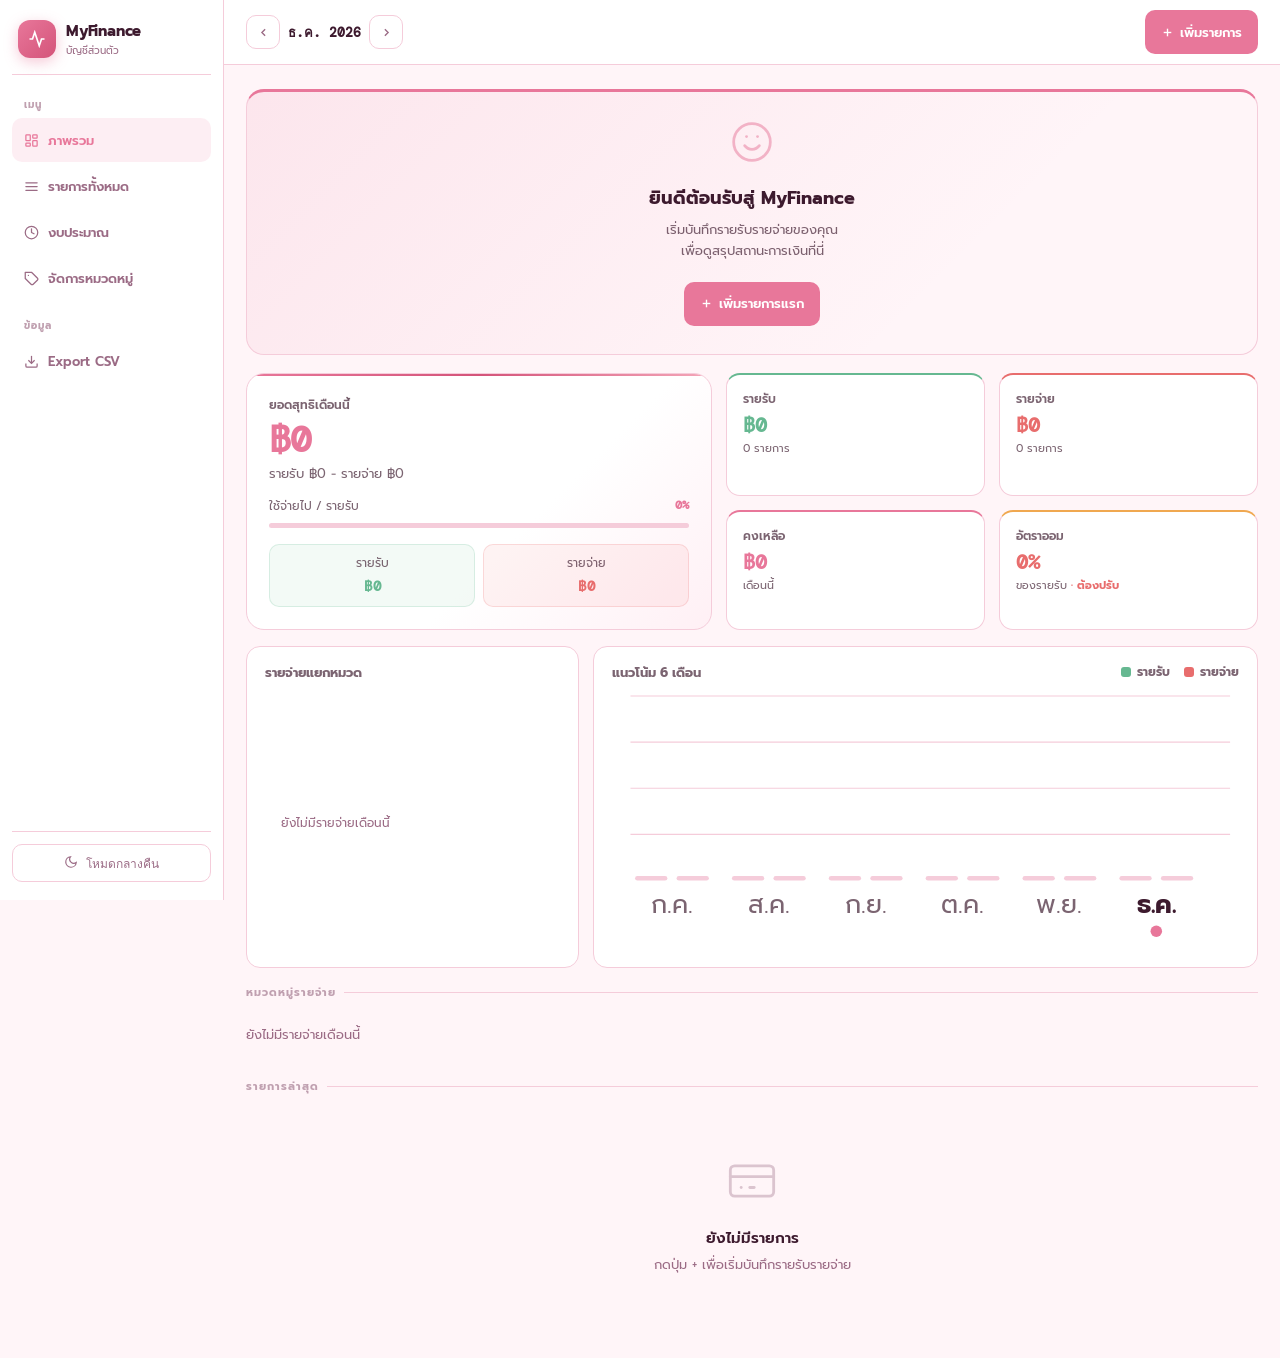
<file: index.html>
<!DOCTYPE html>
<html lang="th">
<head>
<meta charset="UTF-8">
<meta name="viewport" content="width=device-width, initial-scale=1.0">
<title>MyFinance บัญชีส่วนตัว</title>
<link href="https://fonts.googleapis.com/css2?family=Prompt:wght@300;400;500;600;700&family=DM+Mono:wght@400;500&family=Noto+Emoji&display=swap" rel="stylesheet">
<link rel="stylesheet" href="tokens.css">
<style>
/* tokens loaded from tokens.css */

*{box-sizing:border-box;margin:0;padding:0;}
html{overflow-x:hidden;width:100%;}
body{background:var(--bg);color:var(--text);font-family:var(--font-sans);font-size:15px;min-height:100dvh;width:100%;max-width:100vw;overflow-x:hidden;-webkit-font-smoothing:antialiased;transition:background 0.3s,color 0.3s;overscroll-behavior:contain;}
/* touch-action on all interactive elements — removes 300ms tap delay */
button,a,[role="button"],select,input,label{touch-action:manipulation;}

/* ── LAYOUT ── */
.layout{display:flex;min-height:100vh;width:100%;max-width:100%;}
/* flex item must be allowed to shrink below its content's min-content
   size, otherwise un-shrinkable descendants (e.g. the topbar cluster)
   force this — and therefore html/body — wider than the viewport */
.main{flex:1;min-width:0;}

/* ── SIDEBAR ── */
.sidebar{
  width:var(--sb-width);max-width:85vw;flex-shrink:0;
  background:var(--surface);border-right:1px solid var(--border);
  height:100vh;display:flex;flex-direction:column;padding:18px 12px;
  position:fixed;top:0;left:0;z-index:200;overflow-y:auto;overflow-x:hidden;
  transition:transform 0.26s cubic-bezier(0.4,0,0.2,1),background 0.3s;
}
/* Desktop: always show */
@media(min-width:821px){
  .sidebar{transform:none !important;}
  .backdrop{display:none !important;}
  .hamburger{display:none !important;}
  .main{margin-left:var(--sb-width);}
}
/* Mobile: overlay */
@media(max-width:820px){
  .sidebar{transform:translateX(calc(-1 * var(--sb-width)));}
  body.sb-open .sidebar{transform:translateX(0);}
  .main{margin-left:0;}
}
.backdrop{
  display:none;position:fixed;inset:0;
  background:rgba(61,26,46,0.45);z-index:199;
  backdrop-filter:blur(4px);opacity:0;pointer-events:none;
  transition:opacity 0.25s;
}
@media(max-width:820px){
  .backdrop{display:block;}
  body.sb-open .backdrop{opacity:1;pointer-events:auto;}
}

/* ── TOPBAR ── */
.topbar{
  background:var(--surface);border-bottom:1px solid var(--border);
  padding:10px 22px;display:flex;align-items:center;
  justify-content:space-between;gap:10px;
  position:sticky;top:0;z-index:50;min-width:0;
  transition:background 0.3s,border-color 0.3s;
}
/* left cluster (hamburger + month switcher) must be able to shrink
   instead of forcing the topbar — and the page — wider than 100vw */
.topbar-left{min-width:0;}
main{max-width:1060px;margin:0 auto;padding:24px 22px;}

/* ── SIDEBAR INTERNALS ── */
.sb-logo{display:flex;align-items:center;gap:10px;padding:2px 6px 16px;}
.sb-logo-icon{
  width:38px;height:38px;border-radius:12px;flex-shrink:0;
  background:linear-gradient(135deg,var(--accent),var(--accent2));
  display:flex;align-items:center;justify-content:center;font-size:20px;
  box-shadow:0 4px 14px rgba(232,119,154,0.4);
}
.sb-logo-name{font-size:15px;font-weight:700;letter-spacing:-0.2px;}
.sb-logo-sub{font-size:10px;color:var(--muted);margin-top:1px;}
.sb-divider{height:1px;background:var(--border);margin:0 0 12px;}
.sb-nav{display:flex;flex-direction:column;gap:2px;flex:1;}
.nav-item{
  padding:10px 12px;border-radius:var(--radius-sm);font-size:13px;font-weight:600;
  color:var(--muted);cursor:pointer;text-decoration:none;
  display:flex;align-items:center;gap:9px;transition:all 0.15s;
  min-height:44px;
}
.nav-item:hover{background:rgba(232,119,154,0.07);color:var(--text);}
.nav-item.active{background:var(--accent-glow);color:var(--accent);}
.sb-section{
  font-size:10px;font-weight:700;letter-spacing:1px;
  color:var(--muted2);padding:10px 12px 4px;text-transform:uppercase;
}
.sb-footer{margin-top:auto;padding-top:12px;border-top:1px solid var(--border);}

/* ── BUTTONS ── */
.btn{
  padding:10px 16px;border-radius:var(--radius-sm);border:none;cursor:pointer;
  font-family:var(--font-sans);font-size:13px;font-weight:600;
  transition:all 0.15s;display:inline-flex;align-items:center;gap:6px;white-space:nowrap;
  min-height:44px;
}
.btn-primary{background:var(--accent);color:#fff;box-shadow:0 0 0 0 rgba(232,119,154,0.3);}
.btn-primary:hover{background:var(--accent2);box-shadow:0 4px 14px rgba(232,119,154,0.45);transform:translateY(-1px);}
.btn-primary:active{transform:none;}
.btn-ghost{background:transparent;color:var(--text);border:1px solid var(--border);}
.btn-ghost:hover{border-color:var(--accent);color:var(--accent);}
.btn-danger{background:rgba(232,109,109,0.1);color:var(--red);border:1px solid rgba(232,109,109,0.3);}
.btn-danger:hover{background:rgba(232,109,109,0.18);}
.btn-icon{
  width:34px;height:34px;border-radius:var(--radius-sm);
  border:1px solid var(--border);background:transparent;
  cursor:pointer;display:flex;align-items:center;justify-content:center;
  color:var(--muted);transition:all 0.15s;flex-shrink:0;
}
.btn-icon:hover{border-color:var(--accent);color:var(--accent);}
.hamburger{display:none;}
@media(max-width:820px){.hamburger{display:flex !important;}}

/* ── CARDS ── */
.card{
  background:var(--surface);border:1px solid var(--border);
  border-radius:var(--radius);padding:16px 18px;
  transition:border-color 0.15s,box-shadow 0.15s,background 0.3s;
}
.card:hover{border-color:var(--border2);box-shadow:var(--shadow);}
.card-title{
  font-size:13px;font-weight:700;letter-spacing:0px;color:var(--text-secondary);
  margin-bottom:14px;display:flex;align-items:center;justify-content:space-between;
}

/* ── BENTO GRID ── */
.bento-main{
  display:grid;
  grid-template-columns:1.8fr 1fr 1fr;
  grid-template-rows:auto auto;
  gap:14px;
  margin-bottom:16px;
}
.bento-hero-cell{grid-column:1;grid-row:1/3;}
.bento-row2{
  display:grid;
  grid-template-columns:1fr 2fr;
  gap:14px;
  margin-bottom:16px;
}
/* grid items default to a min-content floor; without this, long
   unbroken content (a category name, a large number) can force a
   track — and the whole grid/page — wider than the viewport */
.bento-main>*,.bento-row2>*,.cat-grid>*,.tx-layout>*,.budget-body>*,.budget-overview>*{min-width:0;}

/* ── STAT CARDS ── */
.stat-card{
  background:var(--surface);border:1px solid var(--border);
  border-radius:var(--radius);padding:15px 16px;
  border-top:2.5px solid transparent;position:relative;overflow:hidden;
  transition:transform 0.18s,box-shadow 0.18s,background 0.3s;
}
.stat-card:hover{transform:translateY(-3px) scale(1.01);box-shadow:var(--shadow);}
.stat-card.income{border-top-color:var(--green);}
.stat-card.expense{border-top-color:var(--red);}
.stat-card.balance{border-top-color:var(--accent);}
.stat-card.saving{border-top-color:var(--yellow);}
.stat-label{font-size:12px;font-weight:600;color:var(--text-secondary);letter-spacing:0px;margin-bottom:7px;display:flex;align-items:center;gap:5px;}
.stat-value{font-family:var(--font-mono);font-size:20px;font-weight:700;line-height:1;}
.stat-sub{font-size:11px;color:var(--text-secondary);margin-top:5px;}
.stat-change{font-size:11px;margin-top:4px;font-family:var(--font-mono);}
.stat-change.up{color:var(--green);}
.stat-change.dn{color:var(--red);}

/* ── SECTION LABEL ── */
.sec-label{
  font-size:11px;font-weight:700;letter-spacing:1px;text-transform:uppercase;
  color:var(--muted2);margin-bottom:12px;display:flex;align-items:center;gap:8px;
}
.sec-label::after{content:'';flex:1;height:1px;background:var(--border);}

/* ── HERO CARD ── */
.hero-card{
  background:linear-gradient(135deg,var(--surface) 60%,var(--surface2) 100%);
  border:1px solid var(--border);border-radius:var(--radius-lg);padding:22px;
  position:relative;overflow:hidden;height:100%;box-sizing:border-box;
  transition:transform 0.18s,box-shadow 0.18s,background 0.3s;
}
.hero-card:hover{transform:translateY(-2px);box-shadow:var(--shadow-lg);}
.hero-card::before{
  content:'';position:absolute;top:0;left:0;right:0;height:2.5px;
  background:linear-gradient(90deg,var(--accent),var(--accent2),#F4A7B9);
}
.hero-card::after{display:none;}
.hero-label{font-size:12px;font-weight:600;color:var(--text-secondary);letter-spacing:0px;margin-bottom:8px;}
.hero-amount{font-family:var(--font-mono);font-size:36px;font-weight:700;line-height:1;letter-spacing:-1px;}
.hero-sub{font-size:13px;color:var(--text-secondary);margin-top:6px;}
.hero-mini-row{display:flex;gap:8px;margin-top:16px;}
.hero-mini{flex:1;padding:9px 12px;border-radius:var(--radius-sm);text-align:center;font-size:12px;}
.hero-mini-label{color:var(--text-secondary);margin-bottom:3px;font-size:12px;}
.hero-mini-val{font-family:var(--font-mono);font-weight:700;font-size:14px;}
.hero-mini.inc{background:rgba(102,184,145,0.08);border:1px solid rgba(102,184,145,0.2);}
.hero-mini.exp{background:rgba(232,109,109,0.08);border:1px solid rgba(232,109,109,0.2);}

/* ── PROGRESS BAR ── */
.prog-bar{height:5px;background:var(--border);border-radius:3px;overflow:hidden;margin-top:8px;}
.prog-fill{height:100%;border-radius:3px;transition:width 0.7s cubic-bezier(0.4,0,0.2,1);}

/* ── DONUT CHART ── */
.donut-wrap{display:flex;align-items:center;gap:16px;min-height:140px;}
.donut-svg-wrap{position:relative;width:140px;height:140px;flex-shrink:0;}
.donut-center{
  position:absolute;inset:0;display:flex;flex-direction:column;
  align-items:center;justify-content:center;pointer-events:none;
}
.donut-center-val{font-family:var(--font-mono);font-size:14px;font-weight:700;}
.donut-center-lbl{font-size:11px;color:var(--text-secondary);text-transform:uppercase;letter-spacing:0.5px;margin-top:2px;}
.donut-legend{flex:1;display:flex;flex-direction:column;gap:7px;overflow:hidden;}
.donut-leg{display:flex;align-items:center;gap:7px;font-size:13px;font-weight:500;}
.donut-dot{width:8px;height:8px;border-radius:50%;flex-shrink:0;}
.donut-name{flex:1;color:var(--text);white-space:nowrap;overflow:hidden;text-overflow:ellipsis;}
.donut-pct{font-family:var(--font-mono);font-size:13px;font-weight:700;flex-shrink:0;color:var(--text);}
.donut-seg{transition:opacity 0.2s;cursor:pointer;}
.donut-seg:hover{opacity:0.7;}

/* ── TREND CHART ── */
.trend-legend{display:flex;gap:14px;}
.trend-leg{display:flex;align-items:center;gap:6px;font-size:12px;color:var(--text-secondary);}
.trend-dot{width:10px;height:10px;border-radius:3px;flex-shrink:0;}

/* ── TRANSACTION LIST ── */
.tx-group{margin-bottom:16px;}
.tx-date-header{
  font-size:11px;font-weight:700;color:var(--text-secondary);letter-spacing:0.5px;text-transform:uppercase;
  padding:4px 0 6px;border-bottom:1px solid var(--border);
  margin-bottom:4px;display:flex;justify-content:space-between;align-items:center;
}
.tx-item{
  display:flex;align-items:center;gap:11px;padding:10px 12px 10px 14px;
  border-radius:var(--radius-sm);transition:background 0.12s,border-color 0.12s;
  cursor:pointer;border:1px solid transparent;
  border-left:3px solid transparent;margin-bottom:2px;
}
.tx-item.tx-inc{border-left-color:var(--income-dot);}
.tx-item.tx-exp{border-left-color:var(--expense-dot);}
.tx-item:hover{background:var(--surface2);border-color:var(--border);border-left-color:inherit;}
.tx-info{flex:1;min-width:0;}
.tx-name{font-size:14px;font-weight:600;white-space:nowrap;overflow:hidden;text-overflow:ellipsis;}
.tx-cat{font-size:12px;color:var(--text-secondary);margin-top:1px;}
.tx-amount{font-family:var(--font-mono);font-size:15px;font-weight:700;flex-shrink:0;}
.tx-del{
  opacity:0;transition:opacity 0.12s,background 0.12s;
  background:none;border:none;color:var(--muted);
  cursor:pointer;padding:5px;border-radius:6px;display:flex;align-items:center;flex-shrink:0;
}
.tx-item:hover .tx-del{opacity:1;}
.tx-del:hover{background:rgba(232,109,109,0.12);color:var(--red);}

/* ── CAT GRID ── */
.cat-grid{display:grid;grid-template-columns:repeat(3,1fr);gap:10px;margin-bottom:22px;}
.cat-card{
  background:var(--surface);border:1px solid var(--border);
  border-radius:var(--radius-sm);padding:13px 15px;
  border-top:3px solid transparent;
  transition:border-color 0.15s,transform 0.18s,box-shadow 0.18s,background 0.3s;
}
.cat-card:hover{border-color:var(--border2);transform:translateY(-2px) scale(1.01);box-shadow:var(--shadow);}
.cat-name{font-size:12px;font-weight:600;margin-bottom:6px;color:var(--text-secondary);letter-spacing:0.2px;}
.cat-amount{font-family:var(--font-mono);font-size:18px;font-weight:700;}
.cat-count{font-size:11px;color:var(--text-secondary);margin-top:3px;}

/* ── SEARCH ── */
.search-wrap{position:relative;}
.search-icon{position:absolute;left:10px;top:50%;transform:translateY(-50%);color:var(--muted);pointer-events:none;}
.search-inp{padding-left:32px !important;}

/* ── MODAL ── */
.modal-bg{
  display:none;position:fixed;inset:0;
  background:rgba(61,26,46,0.6);z-index:1000;
  align-items:center;justify-content:center;
  backdrop-filter:blur(6px);
}
.modal{
  background:var(--surface);border:1px solid var(--border);
  border-radius:var(--radius-lg);padding:26px;width:460px;max-width:94vw;
  box-shadow:var(--shadow-lg);
  animation:modalPop 0.22s cubic-bezier(0.34,1.56,0.64,1);
}
@keyframes modalPop{from{opacity:0;transform:scale(0.92) translateY(12px);}to{opacity:1;transform:scale(1) translateY(0);}}
.modal-title{font-size:16px;font-weight:700;margin-bottom:20px;display:flex;align-items:center;gap:9px;}

/* ── FORMS ── */
.field{display:flex;flex-direction:column;gap:5px;margin-bottom:14px;}
.field-label{font-size:12px;color:var(--text-secondary);font-weight:600;text-transform:uppercase;letter-spacing:0.3px;}
input[type="text"],input[type="number"],input[type="date"],select,textarea{
  width:100%;background:var(--surface2);border:1px solid var(--border);border-radius:var(--radius-sm);
  color:var(--text);font-family:var(--font-sans);font-size:14px;padding:9px 12px;
  transition:border-color 0.18s,box-shadow 0.18s,background 0.3s;min-height:40px;
}
input:focus,select:focus,textarea:focus{
  outline:none;border-color:var(--accent);box-shadow:0 0 0 3px rgba(232,119,154,0.14);
}
select{appearance:none;cursor:pointer;}

/* ── TYPE TOGGLE ── */
.type-toggle{display:flex;background:var(--surface2);border:1px solid var(--border);border-radius:var(--radius-sm);padding:3px;}
.type-btn{
  flex:1;padding:8px;border:none;background:transparent;border-radius:8px;
  cursor:pointer;font-family:var(--font-sans);font-size:13px;font-weight:600;
  color:var(--muted);transition:all 0.15s;
}
.type-btn.active-in{background:rgba(102,184,145,0.15);color:var(--green);}
.type-btn.active-out{background:rgba(232,109,109,0.15);color:var(--red);}

/* ── MONTH NAV ── */
.month-nav{display:flex;align-items:center;gap:8px;min-width:0;}
.month-label{font-family:var(--font-mono);font-size:13px;font-weight:600;min-width:0;max-width:110px;text-align:center;white-space:nowrap;overflow:hidden;text-overflow:ellipsis;}

/* ── TOAST ── */
.toast-container{position:fixed;bottom:22px;right:22px;z-index:2000;display:flex;flex-direction:column;gap:8px;pointer-events:none;}
.toast{
  background:var(--surface);border:1px solid var(--border);
  border-radius:var(--radius-sm);padding:11px 16px;font-size:13px;font-weight:600;
  display:flex;align-items:center;gap:10px;min-width:200px;
  box-shadow:var(--shadow-lg);pointer-events:auto;
  animation:toastIn 0.22s cubic-bezier(0.34,1.56,0.64,1);
}
.toast.ok{border-left:3px solid var(--green);}
.toast.err{border-left:3px solid var(--red);}
.toast.inf{border-left:3px solid var(--accent);}
@keyframes toastIn{from{opacity:0;transform:translateX(16px);}to{opacity:1;transform:translateX(0);}}
@media(max-width:820px){.toast-container{bottom:80px;right:12px;left:12px;}.toast{min-width:unset;}}

/* ── BOTTOM NAV ── */
.bottom-nav{
  display:none;position:fixed;bottom:0;left:0;right:0;
  background:var(--surface);border-top:1px solid var(--border);
  z-index:100;padding:6px 0 calc(6px + env(safe-area-inset-bottom,0px));
  transition:background 0.3s,border-color 0.3s;
}
.bnav-item{
  display:flex;flex-direction:column;align-items:center;gap:3px;
  flex:1;padding:8px 4px;cursor:pointer;color:var(--muted);
  transition:color 0.15s;font-size:10px;font-weight:600;
  background:none;border:none;font-family:var(--font-sans);
  min-height:48px;justify-content:center;
}
.bnav-item.active{color:var(--accent);}
.bnav-fab{
  background:linear-gradient(135deg,var(--accent),var(--accent2));
  border:none;cursor:pointer;border-radius:50%;width:48px;height:48px;
  display:flex;align-items:center;justify-content:center;color:#fff;
  box-shadow:0 4px 14px rgba(232,119,154,0.55);margin-top:-14px;flex-shrink:0;
  transition:transform 0.15s;
}
.bnav-fab:hover{transform:scale(1.08);}

/* ── EMPTY STATE ── */
.empty{text-align:center;padding:48px 20px;color:var(--muted);}
.empty-icon{margin-bottom:14px;opacity:0.35;}
.empty-title{font-size:15px;font-weight:600;margin-bottom:6px;color:var(--text);}
.empty-sub{font-size:13px;color:var(--muted);margin-bottom:16px;}
/* ── TX FILTER CARD ── */
.filter-card{background:var(--surface);border:1px solid var(--border);border-radius:var(--radius);padding:11px 16px;margin-bottom:14px;display:flex;flex-wrap:wrap;gap:9px;align-items:center;justify-content:space-between;}
/* ── BUDGET OVERVIEW ── */
.budget-overview{display:grid;grid-template-columns:repeat(3,1fr);gap:10px;margin-bottom:16px;}
@media(max-width:500px){.budget-overview{grid-template-columns:1fr 1fr;}}
/* ── WELCOME CARD ── */
.welcome-card{
  background:linear-gradient(135deg,var(--accent-glow) 0%,transparent 70%);
  border:1px solid var(--border);border-radius:var(--radius-lg);
  padding:28px 24px;text-align:center;margin-bottom:18px;
  border-top:3px solid var(--accent);
}
.welcome-title{font-size:18px;font-weight:700;color:var(--text);margin-bottom:8px;}
.welcome-sub{font-size:13px;color:var(--text-secondary);margin-bottom:20px;line-height:1.6;}

/* ── BUDGET CARD DELETE ── */
.budget-card{position:relative;}
.budget-del{position:absolute;top:8px;right:8px;background:none;border:none;cursor:pointer;color:var(--muted2);padding:6px 8px;border-radius:6px;opacity:0;transition:opacity 0.12s,color 0.12s,background 0.12s;line-height:0;}
.budget-card:hover .budget-del{opacity:1;}
.budget-del:hover{background:rgba(232,109,109,0.1);color:var(--red);}
/* ── TX LAYOUT B ── */
.tx-layout{display:grid;grid-template-columns:220px 1fr;gap:16px;align-items:start;}
.tx-panel{position:sticky;top:66px;}
/* ── BUDGET LAYOUT C ── */
.budget-body{display:grid;grid-template-columns:1fr 210px;gap:16px;align-items:start;}
.budget-donut-sticky{position:sticky;top:66px;}
/* ── ANIMATIONS ── */
.fade-in{animation:fadeIn 0.2s ease;}
@keyframes fadeIn{from{opacity:0;transform:translateY(6px);}to{opacity:1;transform:translateY(0);}}

/* ── RESPONSIVE ── */
@media(max-width:820px){
  .bento-main{grid-template-columns:1fr 1fr;grid-template-rows:auto;}
  .bento-hero-cell{grid-column:1/3;grid-row:1;}
  .bento-row2{grid-template-columns:1fr;}
  .cat-grid{grid-template-columns:1fr 1fr;}
  main{padding:16px 14px calc(80px + env(safe-area-inset-bottom,0px));}
  .bottom-nav{display:flex;}
  .hero-amount{font-size:28px;}
  /* iOS: prevent auto-zoom on input focus — need 16px minimum */
  input[type="text"],input[type="number"],input[type="date"],select,textarea{font-size:16px;}
  /* filter bar: stack controls below label on narrow screens */
  .filter-card{flex-direction:column;align-items:stretch;gap:10px;}
  .filter-card > div:last-child{display:flex;flex-wrap:wrap;gap:8px;}
  .filter-card input,.filter-card select{flex:1;min-width:100px;}
  /* budget overview: 2 cols on tablet */
  .budget-overview{grid-template-columns:1fr 1fr;}
  /* tx and budget layouts: stack on mobile */
  .tx-layout{grid-template-columns:1fr;}
  .tx-panel{position:static;}
  .budget-body{grid-template-columns:1fr;}
  .budget-donut-sticky{position:static;}
  /* compact topbar on mobile */
  .topbar-add-label{display:none;}
  /* budget card: always show delete button on touch */
  .budget-del{opacity:0.55;}
}
@media(max-width:500px){
  .bento-main{grid-template-columns:1fr;}
  .bento-hero-cell{grid-column:1;}
  .cat-grid{grid-template-columns:1fr;}
  .donut-wrap{flex-direction:column;align-items:flex-start;}
  .budget-overview{grid-template-columns:1fr 1fr;}
  .budget-donut-sticky{display:none;}
  /* modal full-width on small phones */
  .modal{padding:20px 16px;border-radius:var(--radius) var(--radius) 0 0;}
  .modal-bg{align-items:flex-end;}
}
/* reduced-motion: disable non-essential animations */
@media(prefers-reduced-motion:reduce){
  *{animation-duration:0.01ms !important;transition-duration:0.01ms !important;}
  .prog-fill{transition:none;}
}
</style>
</head>
<body>

<div class="toast-container" id="toast_container" aria-live="polite"></div>

<div class="layout">

<!-- ── SIDEBAR ── -->
<aside class="sidebar" id="sidebar">
  <div class="sb-logo">
    <div class="sb-logo-icon">
      <svg width="18" height="18" viewBox="0 0 24 24" fill="none" stroke="#fff" stroke-width="2.2"><polyline points="22 12 18 12 15 21 9 3 6 12 2 12"/></svg>
    </div>
    <div>
      <div class="sb-logo-name">MyFinance</div>
      <div class="sb-logo-sub">บัญชีส่วนตัว</div>
    </div>
  </div>
  <div class="sb-divider"></div>
  <nav class="sb-nav">
    <div class="sb-section">เมนู</div>
    <a class="nav-item active" id="nav_dashboard" role="button" tabindex="0" onclick="showPage('dashboard')">
      <svg width="15" height="15" viewBox="0 0 24 24" fill="none" stroke="currentColor" stroke-width="2" stroke-linecap="round" stroke-linejoin="round"><rect width="7" height="9" x="3" y="3" rx="1"/><rect width="7" height="5" x="14" y="3" rx="1"/><rect width="7" height="9" x="14" y="12" rx="1"/><rect width="7" height="5" x="3" y="16" rx="1"/></svg>
      ภาพรวม
    </a>
    <a class="nav-item" id="nav_transactions" role="button" tabindex="0" onclick="showPage('transactions')">
      <svg width="15" height="15" viewBox="0 0 24 24" fill="none" stroke="currentColor" stroke-width="2" stroke-linecap="round" stroke-linejoin="round"><path d="M3 12h18M3 6h18M3 18h18"/></svg>
      รายการทั้งหมด
    </a>
    <a class="nav-item" id="nav_budget" role="button" tabindex="0" onclick="showPage('budget')">
      <svg width="15" height="15" viewBox="0 0 24 24" fill="none" stroke="currentColor" stroke-width="2" stroke-linecap="round" stroke-linejoin="round"><circle cx="12" cy="12" r="10"/><path d="M12 6v6l4 2"/></svg>
      งบประมาณ
    </a>
    <a class="nav-item" id="nav_cats" role="button" tabindex="0" onclick="openCatManager()">
      <svg width="15" height="15" viewBox="0 0 24 24" fill="none" stroke="currentColor" stroke-width="2" stroke-linecap="round" stroke-linejoin="round"><path d="M12 2H2v10l9.29 9.29c.94.94 2.48.94 3.42 0l6.58-6.58c.94-.94.94-2.48 0-3.42L12 2Z"/><path d="M7 7h.01"/></svg>
      จัดการหมวดหมู่
    </a>
    <div class="sb-section" style="margin-top:6px;">ข้อมูล</div>
    <a class="nav-item" role="button" tabindex="0" onclick="exportCSV()">
      <svg width="15" height="15" viewBox="0 0 24 24" fill="none" stroke="currentColor" stroke-width="2"><path d="M21 15v4a2 2 0 0 1-2 2H5a2 2 0 0 1-2-2v-4"/><polyline points="7 10 12 15 17 10"/><line x1="12" x2="12" y1="15" y2="3"/></svg>
      Export CSV
    </a>
  </nav>
  <div class="sb-footer">
    <button class="btn-icon" id="theme_btn" onclick="toggleTheme()" style="width:100%;border-radius:10px;height:38px;gap:8px;font-size:12px;color:var(--muted);">
      <span id="theme_icon"><svg width="14" height="14" viewBox="0 0 24 24" fill="none" stroke="currentColor" stroke-width="2"><path d="M21 12.79A9 9 0 1 1 11.21 3 7 7 0 0 0 21 12.79z"/></svg></span>
      <span id="theme_label">โหมดกลางคืน</span>
    </button>
  </div>
</aside>

<div class="backdrop" id="backdrop" onclick="closeSidebar()"></div>

<div class="main">
  <!-- TOPBAR -->
  <div class="topbar">
    <div class="topbar-left" style="display:flex;align-items:center;gap:10px;">
      <button class="btn-icon hamburger" onclick="toggleSidebar()" aria-label="เปิดเมนู">
        <svg width="16" height="16" viewBox="0 0 24 24" fill="none" stroke="currentColor" stroke-width="2"><line x1="4" x2="20" y1="6" y2="6"/><line x1="4" x2="20" y1="12" y2="12"/><line x1="4" x2="20" y1="18" y2="18"/></svg>
      </button>
      <div class="month-nav">
        <button class="btn-icon" onclick="changeMonth(-1)" aria-label="เดือนก่อน">
          <svg width="13" height="13" viewBox="0 0 24 24" fill="none" stroke="currentColor" stroke-width="2.5"><polyline points="15 18 9 12 15 6"/></svg>
        </button>
        <span class="month-label" id="month_label">—</span>
        <button class="btn-icon" onclick="changeMonth(1)" aria-label="เดือนถัดไป">
          <svg width="13" height="13" viewBox="0 0 24 24" fill="none" stroke="currentColor" stroke-width="2.5"><polyline points="9 18 15 12 9 6"/></svg>
        </button>
      </div>
    </div>
    <button class="btn btn-primary" onclick="openAdd()">
      <svg width="13" height="13" viewBox="0 0 24 24" fill="none" stroke="currentColor" stroke-width="2.5"><path d="M5 12h14"/><path d="M12 5v14"/></svg>
      <span class="topbar-add-label">เพิ่มรายการ</span>
    </button>
  </div>

  <main>

    <!-- PAGE: DASHBOARD -->
    <div id="page_dashboard" class="fade-in">

      <!-- Welcome card (shown only when no data) -->
      <div id="welcome_card" class="welcome-card" style="display:none;">
        <div style="margin-bottom:14px;opacity:0.5;">
          <svg width="44" height="44" viewBox="0 0 24 24" fill="none" stroke="var(--accent)" stroke-width="1.5" stroke-linecap="round" stroke-linejoin="round"><path d="M12 2C6.48 2 2 6.48 2 12s4.48 10 10 10 10-4.48 10-10S17.52 2 12 2z"/><path d="M8 14s1.5 2 4 2 4-2 4-2"/><line x1="9" y1="9" x2="9.01" y2="9"/><line x1="15" y1="9" x2="15.01" y2="9"/></svg>
        </div>
        <div class="welcome-title">ยินดีต้อนรับสู่ MyFinance</div>
        <div class="welcome-sub">เริ่มบันทึกรายรับรายจ่ายของคุณ<br>เพื่อดูสรุปสถานะการเงินที่นี่</div>
        <button class="btn btn-primary" onclick="openAdd()" style="margin:0 auto;">
          <svg width="13" height="13" viewBox="0 0 24 24" fill="none" stroke="currentColor" stroke-width="2.5"><path d="M5 12h14"/><path d="M12 5v14"/></svg>
          เพิ่มรายการแรก
        </button>
      </div>

      <!-- Bento Main Grid -->
      <div class="bento-main">

        <!-- Hero (spans 2 rows) -->
        <div class="bento-hero-cell">
          <div class="hero-card">
            <div class="hero-label">ยอดสุทธิเดือนนี้</div>
            <div class="hero-amount" id="hero_balance">฿0</div>
            <div class="hero-sub" id="hero_sub">รายรับ − รายจ่าย</div>
            <div style="margin-top:14px;">
              <div style="display:flex;justify-content:space-between;font-size:12px;color:var(--text-secondary);margin-bottom:4px;">
                <span>ใช้จ่ายไป / รายรับ</span>
                <span id="hero_pct" style="font-family:var(--font-mono);font-weight:600;color:var(--accent);">0%</span>
              </div>
              <div class="prog-bar">
                <div class="prog-fill" id="hero_prog" style="width:0%;background:linear-gradient(90deg,var(--accent),var(--accent2));"></div>
              </div>
            </div>
            <div class="hero-mini-row">
              <div class="hero-mini inc">
                <div class="hero-mini-label">รายรับ</div>
                <div class="hero-mini-val" id="hero_inc" style="color:var(--green);">฿0</div>
              </div>
              <div class="hero-mini exp">
                <div class="hero-mini-label">รายจ่าย</div>
                <div class="hero-mini-val" id="hero_exp" style="color:var(--red);">฿0</div>
              </div>
            </div>
          </div>
        </div>

        <!-- Stat Cards — right column, 2 rows -->
        <div class="stat-card income">
          <div class="stat-label">รายรับ</div>
          <div class="stat-value" id="s_income" style="color:var(--green)">฿0</div>
          <div class="stat-sub" id="s_income_count">0 รายการ</div>
          <div class="stat-change" id="s_income_change"></div>
        </div>
        <div class="stat-card expense">
          <div class="stat-label">รายจ่าย</div>
          <div class="stat-value" id="s_expense" style="color:var(--red)">฿0</div>
          <div class="stat-sub" id="s_expense_count">0 รายการ</div>
          <div class="stat-change" id="s_expense_change"></div>
        </div>
        <div class="stat-card balance">
          <div class="stat-label">คงเหลือ</div>
          <div class="stat-value" id="s_balance" style="color:var(--accent)">฿0</div>
          <div class="stat-sub">เดือนนี้</div>
        </div>
        <div class="stat-card saving">
          <div class="stat-label">อัตราออม</div>
          <div class="stat-value" id="s_saving" style="color:var(--yellow)">0%</div>
          <div class="stat-sub" id="s_saving_sub">ของรายรับ <span id="cat_mood" style="font-weight:700;"></span></div>
        </div>

      </div>

      <!-- Bento Row 2: Donut + Trend -->
      <div class="bento-row2">
        <div class="card" style="display:flex;flex-direction:column;">
          <div class="card-title"><span>รายจ่ายแยกหมวด</span></div>
          <div id="donut_wrap" style="flex:1;display:flex;align-items:center;"></div>
        </div>
        <div class="card">
          <div class="card-title">
            <span>แนวโน้ม 6 เดือน</span>
            <div class="trend-legend">
              <div class="trend-leg"><div class="trend-dot" style="background:var(--green);"></div>รายรับ</div>
              <div class="trend-leg"><div class="trend-dot" style="background:var(--red);"></div>รายจ่าย</div>
            </div>
          </div>
          <div id="trend_chart"></div>
        </div>
      </div>

      <div class="sec-label" id="inc_cat_label" style="display:none;">หมวดหมู่รายรับ</div>
      <div class="cat-grid" id="inc_cat_grid" style="display:none;margin-bottom:4px;"></div>
      <div class="sec-label">หมวดหมู่รายจ่าย</div>
      <div class="cat-grid" id="cat_grid"></div>

      <div class="sec-label">รายการล่าสุด</div>
      <div id="recent_list"></div>
    </div>

    <!-- PAGE: TRANSACTIONS -->
    <div id="page_transactions" style="display:none;" class="fade-in">
      <div class="tx-layout">
        <!-- LEFT: summary + filter panel -->
        <div class="tx-panel">
          <div id="tx_summary_strip" style="display:flex;flex-direction:column;gap:10px;margin-bottom:12px;"></div>
          <div class="card" style="padding:14px 16px;">
            <div class="card-title" style="margin-bottom:12px;">กรองรายการ</div>
            <div style="display:flex;flex-direction:column;gap:9px;">
              <div class="search-wrap">
                <svg class="search-icon" width="13" height="13" viewBox="0 0 24 24" fill="none" stroke="currentColor" stroke-width="2"><circle cx="11" cy="11" r="8"/><path d="m21 21-4.3-4.3"/></svg>
                <input type="text" id="filter_search" class="search-inp" placeholder="ค้นหา..." oninput="renderTransactions()" style="width:100%;font-size:13px;padding:8px 10px;min-height:44px;">
              </div>
              <select id="filter_type" onchange="renderTransactions()" style="width:100%;font-size:13px;padding:8px 10px;min-height:44px;">
                <option value="all">ทั้งหมด</option>
                <option value="income">รายรับ</option>
                <option value="expense">รายจ่าย</option>
              </select>
              <select id="filter_cat" onchange="renderTransactions()" style="width:100%;font-size:13px;padding:8px 10px;min-height:44px;">
                <option value="all">ทุกหมวด</option>
              </select>
            </div>
          </div>
        </div>
        <!-- RIGHT: count + list -->
        <div>
          <div style="font-size:13px;font-weight:600;color:var(--text-secondary);margin-bottom:10px;" id="tx_count_label">—</div>
          <div id="tx_list"></div>
        </div>
      </div>
    </div>

    <!-- PAGE: BUDGET -->
    <div id="page_budget" style="display:none;" class="fade-in">
      <div id="budget_overview" class="budget-overview"></div>
      <div class="budget-body">
        <div id="budget_list" style="display:flex;flex-direction:column;gap:10px;"></div>
        <div class="budget-donut-sticky">
          <div class="card" style="padding:16px 18px;">
            <div class="card-title">สัดส่วนรายจ่าย</div>
            <div id="budget_donut"></div>
          </div>
        </div>
      </div>
    </div>

  </main>
</div>
</div>

<!-- BOTTOM NAV -->
<nav class="bottom-nav" id="bottom_nav">
  <button class="bnav-item active" id="bnav_dashboard" onclick="showPage('dashboard')">
    <svg width="18" height="18" viewBox="0 0 24 24" fill="none" stroke="currentColor" stroke-width="2" stroke-linecap="round" stroke-linejoin="round"><rect width="7" height="9" x="3" y="3" rx="1"/><rect width="7" height="5" x="14" y="3" rx="1"/><rect width="7" height="9" x="14" y="12" rx="1"/><rect width="7" height="5" x="3" y="16" rx="1"/></svg>
    ภาพรวม
  </button>
  <button class="bnav-item" id="bnav_transactions" onclick="showPage('transactions')">
    <svg width="18" height="18" viewBox="0 0 24 24" fill="none" stroke="currentColor" stroke-width="2" stroke-linecap="round" stroke-linejoin="round"><path d="M3 12h18M3 6h18M3 18h18"/></svg>
    รายการ
  </button>
  <button class="bnav-fab" onclick="openAdd()" aria-label="เพิ่มรายการ">
    <svg width="20" height="20" viewBox="0 0 24 24" fill="none" stroke="currentColor" stroke-width="2.5"><path d="M5 12h14"/><path d="M12 5v14"/></svg>
  </button>
  <button class="bnav-item" id="bnav_budget" onclick="showPage('budget')">
    <svg width="18" height="18" viewBox="0 0 24 24" fill="none" stroke="currentColor" stroke-width="2" stroke-linecap="round" stroke-linejoin="round"><circle cx="12" cy="12" r="10"/><path d="M12 6v6l4 2"/></svg>
    งบ
  </button>
  <button class="bnav-item" onclick="toggleTheme()">
    <span id="bnav_theme"><svg width="18" height="18" viewBox="0 0 24 24" fill="none" stroke="currentColor" stroke-width="2"><path d="M21 12.79A9 9 0 1 1 11.21 3 7 7 0 0 0 21 12.79z"/></svg></span>
    ธีม
  </button>
</nav>

<!-- ADD MODAL -->
<div id="modal_add" class="modal-bg" onclick="if(event.target===this)closeAdd()">
  <div class="modal">
    <div class="modal-title">
      เพิ่มรายการใหม่
    </div>
    <div class="field">
      <div class="field-label">ประเภท</div>
      <div class="type-toggle">
        <button class="type-btn active-in" id="type_income" onclick="setType('income')">รายรับ</button>
        <button class="type-btn" id="type_expense" onclick="setType('expense')">รายจ่าย</button>
      </div>
    </div>
    <div style="display:grid;grid-template-columns:1fr 1fr;gap:12px;">
      <div class="field">
        <label class="field-label" for="inp_amount">จำนวนเงิน (฿)</label>
        <input type="number" id="inp_amount" placeholder="0.00" step="0.01" min="0" inputmode="decimal">
      </div>
      <div class="field">
        <label class="field-label" for="inp_date">วันที่</label>
        <input type="date" id="inp_date">
      </div>
    </div>
    <div class="field">
      <label class="field-label" for="inp_name">รายละเอียด</label>
      <input type="text" id="inp_name" placeholder="เช่น ค่าอาหารเที่ยง, เงินเดือน...">
    </div>
    <div class="field">
      <label class="field-label" for="inp_cat">หมวดหมู่</label>
      <select id="inp_cat"></select>
    </div>
    <div class="field">
      <label class="field-label" for="inp_note">หมายเหตุ <span style="font-weight:400;color:var(--muted2);">(ไม่บังคับ)</span></label>
      <input type="text" id="inp_note" placeholder="">
    </div>
    <div style="display:flex;gap:9px;margin-top:6px;">
      <button class="btn btn-ghost" style="flex:1;" onclick="closeAdd()">ยกเลิก</button>
      <button class="btn btn-primary" style="flex:1;" onclick="saveTransaction()">
        <svg width="13" height="13" viewBox="0 0 24 24" fill="none" stroke="currentColor" stroke-width="2.5"><polyline points="20 6 9 17 4 12"/></svg>
        บันทึก
      </button>
    </div>
  </div>
</div>

<!-- CATEGORY MANAGER MODAL -->
<div id="modal_cats" class="modal-bg" onclick="if(event.target===this)closeCatManager()">
  <div class="modal" style="width:520px;">
    <div class="modal-title">จัดการหมวดหมู่</div>
    <div style="display:flex;gap:8px;margin-bottom:16px;">
      <button id="catmgr_tab_inc" class="btn btn-primary" style="flex:1;font-size:12px;" onclick="setCatTab('income')">รายรับ</button>
      <button id="catmgr_tab_exp" class="btn btn-ghost" style="flex:1;font-size:12px;" onclick="setCatTab('expense')">รายจ่าย</button>
    </div>
    <div id="catmgr_list" style="display:flex;flex-direction:column;gap:7px;max-height:280px;overflow-y:auto;margin-bottom:16px;"></div>
    <div style="border-top:1px solid var(--border);padding-top:14px;">
      <div style="font-size:11px;font-weight:700;color:var(--muted);letter-spacing:0.5px;text-transform:uppercase;margin-bottom:10px;">เพิ่มหมวดใหม่</div>
      <div class="field" style="margin-bottom:10px;">
        <label class="field-label" for="new_cat_name">ชื่อหมวดหมู่</label>
        <input type="text" id="new_cat_name" placeholder="เช่น ค่าสัตว์เลี้ยง, เงินออม...">
      </div>
      <div class="field" style="margin-bottom:12px;">
        <label class="field-label">สี</label>
        <div id="color_swatches" style="display:flex;flex-wrap:wrap;gap:7px;margin-bottom:8px;"></div>
        <div style="display:flex;align-items:center;gap:8px;">
          <input type="color" id="new_cat_color" value="#E8779A" oninput="syncColorFromPicker(this.value)" style="width:36px;height:36px;padding:2px;cursor:pointer;border:1px solid var(--border);border-radius:var(--radius-sm);background:var(--surface2);">
          <span id="color_hex_display" style="font-family:var(--font-mono);font-size:12px;color:var(--muted);">#E8779A</span>
          <span style="font-size:11px;color:var(--muted2);">หรือพิมพ์ hex:</span>
          <input type="text" id="new_cat_color_hex" value="#E8779A" oninput="syncColorFromHex(this.value)" maxlength="7" placeholder="#rrggbb" style="width:90px;font-size:12px;font-family:var(--font-mono);padding:6px 8px;min-height:36px;">
        </div>
      </div>
      <button class="btn btn-primary" onclick="addCustomCat()" style="width:100%;justify-content:center;">
        <svg width="13" height="13" viewBox="0 0 24 24" fill="none" stroke="currentColor" stroke-width="2.5"><path d="M5 12h14"/><path d="M12 5v14"/></svg>
        เพิ่มหมวดหมู่
      </button>
    </div>
    <div style="display:flex;justify-content:flex-end;margin-top:16px;">
      <button class="btn btn-ghost" onclick="closeCatManager()">ปิด</button>
    </div>
  </div>
</div>

<!-- DELETE MODAL -->
<div id="modal_del" class="modal-bg" onclick="if(event.target===this)closeDel()">
  <div class="modal" style="width:320px;border-color:rgba(232,109,109,0.45);">
    <div class="modal-title" style="color:var(--red);">
      ลบรายการ?
    </div>
    <div id="del_label" style="font-size:13px;color:var(--muted);margin-bottom:22px;line-height:1.5;"></div>
    <div style="display:flex;gap:9px;">
      <button class="btn btn-ghost" style="flex:1;" onclick="closeDel()">ยกเลิก</button>
      <button class="btn btn-danger" style="flex:1;" onclick="doDelete()">ลบ</button>
    </div>
  </div>
</div>

<script>
// ── DATA ──
const CATS={
  income:[
    {id:'salary',   name:'เงินเดือน',color:'#66B891'},
    {id:'freelance',name:'ฟรีแลนซ์',color:'#7EB3D8'},
    {id:'invest',   name:'ลงทุน/ดอก',color:'#F0A850'},
    {id:'bonus',    name:'โบนัส',color:'#C084C8'},
    {id:'other_in', name:'รายรับอื่นๆ',color:'#9B6B85'},
  ],
  expense:[
    {id:'food',     name:'อาหาร',color:'#F0A850'},
    {id:'travel',   name:'เดินทาง',color:'#7EB3D8'},
    {id:'housing',  name:'ที่พัก/ค่าเช่า',color:'#C084C8'},
    {id:'health',   name:'สุขภาพ',color:'#66B891'},
    {id:'shop',     name:'ช้อปปิ้ง',color:'#E8779A'},
    {id:'entertain',name:'บันเทิง',color:'#F4A7B9'},
    {id:'bill',     name:'ค่าบ้าน/บิล',color:'#D4547A'},
    {id:'beauty',   name:'ความงาม',color:'#EC4899'},
    {id:'edu',      name:'การศึกษา',color:'#93C5E8'},
    {id:'other_ex', name:'รายจ่ายอื่นๆ',color:'#C0A0B0'},
  ]
};
const KEY_DATA='mf_data',KEY_BUDGETS='mf_budgets',KEY_THEME='mf_theme',KEY_SEEDED='mf_seeded',KEY_CUSTOM_CATS='mf_custom_cats',KEY_CAT_OVERRIDES='mf_cat_overrides';
let CUSTOM_CATS=JSON.parse(localStorage.getItem(KEY_CUSTOM_CATS)||'{"income":[],"expense":[]}');
let CAT_OVERRIDES=JSON.parse(localStorage.getItem(KEY_CAT_OVERRIDES)||'{"income":{},"expense":{}}');
function applyOverride(cat,type){const ov=(CAT_OVERRIDES[type]||{})[cat.id];return ov?{...cat,...ov}:cat;}
function allIncome(){return[...CATS.income.map(c=>applyOverride(c,'income')),...(CUSTOM_CATS.income||[])];}
function allExpense(){return[...CATS.expense.map(c=>applyOverride(c,'expense')),...(CUSTOM_CATS.expense||[])];}
function allCats(){return[...allIncome(),...allExpense()];}
function getCat(id){return allCats().find(c=>c.id===id)||{id,name:id,color:'#C0A0B0'};}
function saveCustomCats(){localStorage.setItem(KEY_CUSTOM_CATS,JSON.stringify(CUSTOM_CATS));}
function saveCatOverrides(){localStorage.setItem(KEY_CAT_OVERRIDES,JSON.stringify(CAT_OVERRIDES));}
let BUDGETS=JSON.parse(localStorage.getItem(KEY_BUDGETS)||'null')||
  {food:5000,travel:3000,housing:8000,health:2000,shop:3000,entertain:2000,bill:2000,beauty:1500,edu:1000,other_ex:1000};
let BUDGET_HIDDEN=JSON.parse(localStorage.getItem('mf_budget_hidden')||'[]');
function saveBudgetHidden(){localStorage.setItem('mf_budget_hidden',JSON.stringify(BUDGET_HIDDEN));}
function hideBudgetCat(id){if(!BUDGET_HIDDEN.includes(id))BUDGET_HIDDEN.push(id);saveBudgetHidden();renderAll();showToast('ซ่อนหมวดหมู่แล้ว','inf');}
function restoreBudgetCat(id){BUDGET_HIDDEN=BUDGET_HIDDEN.filter(x=>x!==id);saveBudgetHidden();renderAll();showToast('เพิ่มหมวดหมู่แล้ว','ok');}

const MTH=['','ม.ค.','ก.พ.','มี.ค.','เม.ย.','พ.ค.','มิ.ย.','ก.ค.','ส.ค.','ก.ย.','ต.ค.','พ.ย.','ธ.ค.'];
let data=JSON.parse(localStorage.getItem(KEY_DATA)||'[]');
let curY,curM,_delId=null,_txType='income',_page='dashboard';

function uid(){return Date.now().toString(36)+Math.random().toString(36).slice(2,9);}
function save(){localStorage.setItem(KEY_DATA,JSON.stringify(data));}
function saveBudgets(){localStorage.setItem(KEY_BUDGETS,JSON.stringify(BUDGETS));}
function fmt(n){return n.toLocaleString('th-TH-u-nu-latn',{minimumFractionDigits:0,maximumFractionDigits:0});}
function esc(s){const d=document.createElement('div');d.textContent=String(s);return d.innerHTML;}

// ── MONTH ──
function setMonth(y,m){curY=y;curM=m;updateMonthLabel();renderAll();}
function changeMonth(d){let m=curM+d,y=curY;if(m<1){m=12;y--;}if(m>12){m=1;y++;}setMonth(y,m);}
function updateMonthLabel(){document.getElementById('month_label').textContent=`${MTH[curM]} ${curY}`;}
function monthData(y=curY,m=curM){const ym=`${y}-${String(m).padStart(2,'0')}`;return data.filter(t=>t.date.startsWith(ym));}
function prevMonth(){let m=curM-1,y=curY;if(m<1){m=12;y--;}return monthData(y,m);}

// ── PAGES ──
function showPage(p){
  _page=p;
  ['dashboard','transactions','budget'].forEach(k=>{
    document.getElementById('page_'+k).style.display=k===p?'block':'none';
    const sn=document.getElementById('nav_'+k);if(sn)sn.classList.toggle('active',k===p);
    const bn=document.getElementById('bnav_'+k);if(bn)bn.classList.toggle('active',k===p);
  });
  if(window.innerWidth<=820)closeSidebar();
  renderAll();
}

// ── RENDER ALL ──
function renderAll(){
  const md=monthData(),pmd=prevMonth();
  const inc=md.filter(t=>t.type==='income').reduce((s,t)=>s+t.amount,0);
  const exp=md.filter(t=>t.type==='expense').reduce((s,t)=>s+t.amount,0);
  const bal=inc-exp;
  const rate=inc>0?Math.round((bal/inc)*100):0;
  const pInc=pmd.filter(t=>t.type==='income').reduce((s,t)=>s+t.amount,0);
  const pExp=pmd.filter(t=>t.type==='expense').reduce((s,t)=>s+t.amount,0);

  el('s_income').textContent='฿'+fmt(inc);
  el('s_income_count').textContent=md.filter(t=>t.type==='income').length+' รายการ';
  el('s_expense').textContent='฿'+fmt(exp);
  el('s_expense_count').textContent=md.filter(t=>t.type==='expense').length+' รายการ';
  el('s_balance').textContent=(bal>=0?'':'−')+'฿'+fmt(Math.abs(bal));
  el('s_balance').style.color=bal>=0?'var(--accent)':'var(--red)';
  el('s_saving').textContent=rate+'%';
  el('s_saving').style.color=rate>=20?'var(--green)':rate>=10?'var(--yellow)':'var(--red)';
  el('cat_mood').textContent=rate>=20?'· ดี':rate>=10?'· พอใช้':'· ต้องปรับ';
  el('cat_mood').style.color=rate>=20?'var(--green)':rate>=10?'var(--yellow)':'var(--red)';

  renderMoM('s_income_change',inc,pInc,false);
  renderMoM('s_expense_change',exp,pExp,true);

  el('hero_balance').textContent=(bal>=0?'':'−')+'฿'+fmt(Math.abs(bal));
  el('hero_balance').style.color=bal>=0?'var(--accent)':'var(--red)';
  el('hero_sub').textContent=`รายรับ ฿${fmt(inc)} − รายจ่าย ฿${fmt(exp)}`;
  el('hero_inc').textContent='฿'+fmt(inc);
  el('hero_exp').textContent='฿'+fmt(exp);
  const pct=inc>0?Math.min(100,Math.round((exp/inc)*100)):0;
  el('hero_pct').textContent=pct+'%';
  el('hero_prog').style.width=pct+'%';
  el('hero_prog').style.background=pct>90?'var(--red)':pct>65?'var(--yellow)':'linear-gradient(90deg,var(--accent),var(--accent2))';

  const exItems=md.filter(t=>t.type==='expense');
  const incItems=md.filter(t=>t.type==='income');
  const catTot={},incCatTot={};
  exItems.forEach(t=>{catTot[t.cat]=(catTot[t.cat]||0)+t.amount;});
  incItems.forEach(t=>{incCatTot[t.cat]=(incCatTot[t.cat]||0)+t.amount;});

  if(_page==='dashboard'){
    const wc=el('welcome_card');if(wc)wc.style.display=md.length===0?'block':'none';
    renderDonut(catTot,exp);
    renderTrend();
    renderCatGrid(catTot,exItems,incCatTot,incItems);
    renderTxList(md.slice().sort((a,b)=>b.date.localeCompare(a.date)).slice(0,8),el('recent_list'));
  }
  if(_page==='transactions')renderTransactions();
  if(_page==='budget')renderBudget(catTot);
}

function el(id){return document.getElementById(id);}

function renderMoM(id,curr,prev,invertGood){
  const e=el(id);if(!e)return;
  if(!prev){e.textContent='';return;}
  const diff=curr-prev,pct=Math.round((Math.abs(diff)/prev)*100);
  const up=diff>0,good=invertGood?!up:up;
  e.textContent=(up?'▲ ':'▼ ')+pct+'% vs เดือนก่อน';
  e.className='stat-change '+(good?'up':'dn');
}

// ── DONUT CHART ──
function renderDonut(catTot,total){
  const wrap=el('donut_wrap');
  if(total===0){
    wrap.innerHTML='<div class="empty" style="padding:16px;"><div style="font-size:12px;color:var(--muted);">ยังไม่มีรายจ่ายเดือนนี้</div></div>';
    return;
  }
  const cats=allExpense().filter(c=>catTot[c.id]>0).sort((a,b)=>(catTot[b.id]||0)-(catTot[a.id]||0));
  const cx=70,cy=70,r=52,sw=18,circ=2*Math.PI*r;
  let segs='',accPx=0;
  cats.forEach(cat=>{
    const amt=catTot[cat.id]||0;
    const fullDash=(amt/total)*circ;
    const dashLen=Math.max(0,fullDash-2.5);
    segs+=`<circle cx="${cx}" cy="${cy}" r="${r}" fill="none" stroke="${cat.color}" stroke-width="${sw}" stroke-dasharray="${dashLen.toFixed(2)} ${circ.toFixed(2)}" stroke-dashoffset="${(-accPx).toFixed(2)}" class="donut-seg"><title>${cat.name}: ฿${fmt(amt)}</title></circle>`;
    accPx+=fullDash;
  });
  const legend=cats.slice(0,5).map(c=>{
    const pct=Math.round((catTot[c.id]/total)*100);
    return`<div class="donut-leg"><div class="donut-dot" style="background:${c.color};"></div><span class="donut-name">${c.name}</span><span class="donut-pct">${pct}%</span></div>`;
  }).join('')+(cats.length>5?`<div style="font-size:12px;color:var(--text-secondary);margin-top:4px;">+${cats.length-5} หมวดอื่น</div>`:'');
  wrap.innerHTML=`<div class="donut-wrap">
    <div class="donut-svg-wrap">
      <svg viewBox="0 0 140 140" width="140" height="140" style="transform:rotate(-90deg);">
        <circle cx="${cx}" cy="${cy}" r="${r}" fill="none" stroke="var(--border)" stroke-width="${sw}"/>
        ${segs}
      </svg>
      <div class="donut-center">
        <div class="donut-center-val">฿${fmt(total)}</div>
        <div class="donut-center-lbl">รวม</div>
      </div>
    </div>
    <div class="donut-legend">${legend}</div>
  </div>`;
}

// ── TREND CHART ──
function renderTrend(){
  const wrap=el('trend_chart');
  const months=[];
  for(let i=5;i>=0;i--){let m=curM-i,y=curY;while(m<1){m+=12;y--;}months.push({y,m});}
  const bars=months.map(({y,m})=>{
    const md=monthData(y,m);
    return{lbl:MTH[m],inc:md.filter(t=>t.type==='income').reduce((s,t)=>s+t.amount,0),exp:md.filter(t=>t.type==='expense').reduce((s,t)=>s+t.amount,0),cur:y===curY&&m===curM};
  });
  const maxV=Math.max(...bars.flatMap(b=>[b.inc,b.exp]),1);
  const ch=80,bw=14,gap=4,gG=10;
  const gW=bw*2+gap,svgW=bars.length*(gW+gG)+20;
  let svg=`<svg viewBox="0 0 ${svgW} ${ch+28}" style="width:100%;overflow:visible;">`;
  [0.25,0.5,0.75,1].forEach(f=>{
    const yy=ch*(1-f);
    svg+=`<line x1="8" y1="${yy.toFixed(1)}" x2="${svgW-4}" y2="${yy.toFixed(1)}" stroke="var(--border)" stroke-width="0.5"/>`;
  });
  bars.forEach((bar,i)=>{
    const x=10+i*(gW+gG);
    const ih=maxV>0?(bar.inc/maxV)*ch:0;
    const eh=maxV>0?(bar.exp/maxV)*ch:0;
    const op=bar.cur?'1':'0.55';
    if(ih>0)svg+=`<rect x="${x}" y="${(ch-ih).toFixed(1)}" width="${bw}" height="${ih.toFixed(1)}" rx="3" fill="var(--green)" opacity="${op}"/>`;
    else svg+=`<rect x="${x}" y="${ch-2}" width="${bw}" height="2" rx="1" fill="var(--border)"/>`;
    if(eh>0)svg+=`<rect x="${x+bw+gap}" y="${(ch-eh).toFixed(1)}" width="${bw}" height="${eh.toFixed(1)}" rx="3" fill="var(--red)" opacity="${op}"/>`;
    else svg+=`<rect x="${x+bw+gap}" y="${ch-2}" width="${bw}" height="2" rx="1" fill="var(--border)"/>`;
    const lx=(x+bw+gap/2).toFixed(1);
    svg+=`<text x="${lx}" y="${ch+14}" text-anchor="middle" fill="${bar.cur?'var(--text)':'var(--text-secondary)'}" font-size="11" font-weight="${bar.cur?'700':'400'}" font-family="var(--font-sans)">${bar.lbl}</text>`;
    if(bar.cur)svg+=`<circle cx="${lx}" cy="${ch+22}" r="2.5" fill="var(--accent)"/>`;
  });
  svg+='</svg>';
  wrap.innerHTML=svg;
}

// ── CAT GRID ──
function renderCatGrid(catTot,exItems,incCatTot={},incItems=[]){
  // Income section
  const ig=el('inc_cat_grid');ig.innerHTML='';
  const hasInc=allIncome().some(c=>incCatTot[c.id]);
  el('inc_cat_label').style.display=hasInc?'':'none';
  ig.style.display=hasInc?'grid':'none';
  if(hasInc){
    allIncome().forEach(cat=>{
      const amt=incCatTot[cat.id]||0;if(!amt)return;
      const cnt=incItems.filter(t=>t.cat===cat.id).length;
      const div=document.createElement('div');div.className='cat-card';
      div.style.borderTopColor=cat.color;
      div.innerHTML=`
        <div class="cat-name">${esc(cat.name)}</div>
        <div class="cat-amount" style="color:var(--income-fg);">+฿${fmt(amt)}</div>
        <div class="cat-count">${cnt} รายการ</div>`;
      ig.appendChild(div);
    });
  }
  // Expense section
  const cg=el('cat_grid');cg.innerHTML='';
  allExpense().forEach(cat=>{
    const amt=catTot[cat.id]||0;if(!amt)return;
    const budget=BUDGETS[cat.id]||0;
    const bpct=budget>0?Math.min(100,Math.round((amt/budget)*100)):0;
    const div=document.createElement('div');div.className='cat-card';
    div.style.borderTopColor=cat.color;
    div.innerHTML=`
      <div class="cat-name">${esc(cat.name)}</div>
      <div class="cat-amount" style="color:var(--expense-fg);">−฿${fmt(amt)}</div>
      <div class="cat-count">${exItems.filter(t=>t.cat===cat.id).length} รายการ${budget?` · งบ ฿${fmt(budget)}`:''}</div>
      ${budget?`<div class="prog-bar" style="margin-top:8px;"><div class="prog-fill" style="width:${bpct}%;background:${bpct>90?'var(--red)':bpct>70?'var(--yellow)':cat.color};"></div></div><div style="font-size:11px;color:${bpct>90?'var(--red)':bpct>70?'var(--yellow)':'var(--text-secondary)'};margin-top:3px;font-weight:500;">${bpct}% ของงบ</div>`:''}`;
    cg.appendChild(div);
  });
  if(!cg.innerHTML)cg.innerHTML='<div style="color:var(--muted);font-size:13px;grid-column:span 3;padding:12px 0;">ยังไม่มีรายจ่ายเดือนนี้</div>';
}

// ── TRANSACTIONS ──
function renderTransactions(){
  const md=monthData();
  const fType=el('filter_type').value,fCat=el('filter_cat').value;
  const fQ=(el('filter_search')?.value||'').toLowerCase();
  const fc=el('filter_cat');const prev=fc.value;
  fc.innerHTML='<option value="all">ทุกหมวด</option>';
  allCats().forEach(c=>{const o=document.createElement('option');o.value=c.id;o.textContent=c.name;fc.appendChild(o);});
  fc.value=prev;
  let items=md;
  if(fType!=='all')items=items.filter(t=>t.type===fType);
  if(fCat!=='all')items=items.filter(t=>t.cat===fCat);
  if(fQ)items=items.filter(t=>t.name.toLowerCase().includes(fQ)||(t.note||'').toLowerCase().includes(fQ)||getCat(t.cat).name.includes(fQ));
  items.sort((a,b)=>b.date.localeCompare(a.date));
  el('tx_count_label').textContent=`${items.length} รายการ`;
  const tInc=items.filter(t=>t.type==='income').reduce((s,t)=>s+t.amount,0);
  const tExp=items.filter(t=>t.type==='expense').reduce((s,t)=>s+t.amount,0);
  const tBal=tInc-tExp;
  el('tx_summary_strip').innerHTML=`
    <div class="stat-card income" style="padding:12px 14px;">
      <div class="stat-label">รายรับ</div>
      <div class="stat-value" style="color:var(--green);font-size:17px;">฿${fmt(tInc)}</div>
      <div class="stat-sub">${items.filter(t=>t.type==='income').length} รายการ</div>
    </div>
    <div class="stat-card expense" style="padding:12px 14px;">
      <div class="stat-label">รายจ่าย</div>
      <div class="stat-value" style="color:var(--red);font-size:17px;">฿${fmt(tExp)}</div>
      <div class="stat-sub">${items.filter(t=>t.type==='expense').length} รายการ</div>
    </div>
    <div class="stat-card balance" style="padding:12px 14px;">
      <div class="stat-label">คงเหลือ</div>
      <div class="stat-value" style="color:${tBal>=0?'var(--accent)':'var(--red)'};font-size:17px;">${tBal>=0?'':'−'}฿${fmt(Math.abs(tBal))}</div>
    </div>`;
  renderTxList(items,el('tx_list'));
}

function renderTxList(items,container){
  container.innerHTML='';
  if(!items.length){
    container.innerHTML=`<div class="empty">
      <div class="empty-icon"><svg width="52" height="52" viewBox="0 0 24 24" fill="none" stroke="currentColor" stroke-width="1.3" stroke-linecap="round" stroke-linejoin="round"><rect x="2" y="5" width="20" height="14" rx="2"/><path d="M2 10h20"/><path d="M7 15h.01"/><path d="M11 15h2"/></svg></div>
      <div class="empty-title">ยังไม่มีรายการ</div>
      <div class="empty-sub">กดปุ่ม + เพื่อเริ่มบันทึกรายรับรายจ่าย</div>
    </div>`;
    return;
  }
  const groups={};
  items.forEach(t=>{if(!groups[t.date])groups[t.date]=[];groups[t.date].push(t);});
  Object.entries(groups).sort((a,b)=>b[0].localeCompare(a[0])).forEach(([date,txs])=>{
    const dayTot=txs.reduce((s,t)=>s+(t.type==='income'?t.amount:-t.amount),0);
    const d=new Date(date+'T00:00:00');
    const DAY=['อา','จ','อ','พ','พฤ','ศ','ส'];
    const lbl=`${DAY[d.getDay()]} ${d.getDate()} ${MTH[d.getMonth()+1]}`;
    const grp=document.createElement('div');grp.className='tx-group';
    grp.innerHTML=`<div class="tx-date-header"><span>${lbl}</span><span style="font-family:var(--font-mono);color:${dayTot>=0?'var(--green)':'var(--red)'};">${dayTot>=0?'+':''}฿${fmt(Math.abs(dayTot))}</span></div>`;
    txs.forEach(t=>{
      const cat=getCat(t.cat);
      const item=document.createElement('div');
      const isInc=t.type==='income';
      item.className='tx-item '+(isInc?'tx-inc':'tx-exp');
      item.style.background=isInc?'var(--income-bg)':'var(--expense-bg)';
      item.innerHTML=`
        <div class="tx-info">
          <div class="tx-name">${esc(t.name)}</div>
          <div class="tx-cat">${esc(cat.name)}${t.note?' · '+esc(t.note):''}</div>
        </div>
        <div class="tx-amount" style="color:${isInc?'var(--income-fg)':'var(--expense-fg)'};">${isInc?'+':'−'}฿${fmt(t.amount)}</div>
        <button class="tx-del" title="ลบ"><svg width="13" height="13" viewBox="0 0 24 24" fill="none" stroke="currentColor" stroke-width="2" stroke-linecap="round" stroke-linejoin="round"><polyline points="3 6 5 6 21 6"/><path d="M19 6l-1 14H6L5 6"/><path d="M10 11v6"/><path d="M14 11v6"/><path d="M9 6V4h6v2"/></svg></button>`;
      item.querySelector('.tx-del').addEventListener('click',e=>{e.stopPropagation();confirmDel(t.id,t.name,t.amount);});
      grp.appendChild(item);
    });
    container.appendChild(grp);
  });
}

// ── BUDGET ──
function renderBudget(catTot){
  const bl=el('budget_list');bl.innerHTML='';
  const visibleCats=allExpense().filter(c=>!BUDGET_HIDDEN.includes(c.id));
  const hiddenCats=allExpense().filter(c=>BUDGET_HIDDEN.includes(c.id));
  const totalBudget=visibleCats.reduce((s,c)=>s+(BUDGETS[c.id]||0),0);
  const totalSpent=visibleCats.reduce((s,c)=>s+(catTot[c.id]||0),0);
  const totalPct=totalBudget>0?Math.min(100,Math.round((totalSpent/totalBudget)*100)):0;
  const totalOver=totalSpent>totalBudget&&totalBudget>0;
  const ov=el('budget_overview');
  ov.innerHTML=`
    <div class="stat-card balance" style="padding:13px 15px;">
      <div class="stat-label">งบรวม/เดือน</div>
      <div class="stat-value" style="color:var(--accent);font-size:18px;">${totalBudget>0?'฿'+fmt(totalBudget):'—'}</div>
      <div class="stat-sub">ที่ตั้งไว้</div>
    </div>
    <div class="stat-card expense" style="padding:13px 15px;">
      <div class="stat-label">ใช้ไปแล้ว</div>
      <div class="stat-value" style="color:${totalOver?'var(--red)':'var(--text)'};font-size:18px;">฿${fmt(totalSpent)}</div>
      <div class="stat-sub">${totalBudget>0?totalPct+'% ของงบ':'เดือนนี้'}</div>
    </div>
    <div class="stat-card saving" style="padding:13px 15px;">
      <div class="stat-label">คงเหลือ</div>
      <div class="stat-value" style="color:${totalOver?'var(--red)':'var(--green)'};font-size:18px;">${totalBudget>0?(totalOver?'−':'')+'฿'+fmt(Math.abs(totalBudget-totalSpent)):'—'}</div>
      <div class="stat-sub">${totalOver?'เกินงบ':'จากงบที่ตั้ง'}</div>
    </div>`;
  visibleCats.forEach(cat=>{
    const budget=BUDGETS[cat.id]||0,spent=catTot[cat.id]||0;
    const pct=budget>0?Math.min(100,Math.round((spent/budget)*100)):0;
    const over=spent>budget&&budget>0;
    const moodTxt=over?'เกิน':pct>70?'ระวัง':'ดี';
    const moodColor=over?'var(--red)':pct>70?'var(--yellow)':'var(--green)';
    const div=document.createElement('div');div.className='card budget-card';div.style.padding='14px 18px';
    div.innerHTML=`
      <button class="budget-del" onclick="hideBudgetCat('${cat.id}')" title="ซ่อนหมวดนี้" aria-label="ซ่อน ${esc(cat.name)}"><svg width="11" height="11" viewBox="0 0 24 24" fill="none" stroke="currentColor" stroke-width="2.5" stroke-linecap="round"><line x1="18" y1="6" x2="6" y2="18"/><line x1="6" y1="6" x2="18" y2="18"/></svg></button>
      <div style="display:flex;align-items:stretch;gap:12px;">
        <div style="width:4px;border-radius:4px;background:${cat.color};flex-shrink:0;min-height:48px;"></div>
        <div style="flex:1;min-width:0;">
          <div style="display:flex;align-items:flex-start;justify-content:space-between;margin-bottom:8px;">
            <div>
              <div style="font-weight:700;font-size:14px;color:var(--text);">${esc(cat.name)}</div>
              <div style="font-size:11px;color:var(--text-secondary);margin-top:3px;display:flex;align-items:center;gap:4px;">
                งบ <input type="number" class="budget-inp" value="${budget}" data-cat="${cat.id}" min="0"
                  style="width:70px;font-size:11px;padding:2px 6px;background:var(--surface2);border:1px solid var(--border);border-radius:6px;color:var(--text);font-family:var(--font-mono);min-height:unset;"> ฿/เดือน
              </div>
            </div>
            <div style="text-align:right;flex-shrink:0;padding-right:4px;">
              <div style="font-size:10px;font-weight:700;color:${moodColor};letter-spacing:0.3px;text-transform:uppercase;margin-bottom:3px;">${moodTxt}</div>
              <div style="font-family:var(--font-mono);font-size:17px;font-weight:700;color:${over?'var(--red)':spent>0?'var(--text)':'var(--muted)'};">฿${fmt(spent)}</div>
              <div style="font-size:10px;color:${over?'var(--red)':'var(--text-secondary)'};">${over?'เกิน ฿'+fmt(spent-budget):budget>0?'เหลือ ฿'+fmt(budget-spent):''}</div>
            </div>
          </div>
          ${budget>0?`<div class="prog-bar" style="height:6px;"><div class="prog-fill" style="width:${pct}%;background:${pct>90?'var(--red)':pct>70?'var(--yellow)':cat.color};"></div></div><div style="display:flex;justify-content:space-between;font-size:10px;color:var(--text-secondary);margin-top:3px;"><span>${pct}%</span><span>฿${fmt(budget)}</span></div>`
            :'<div style="font-size:12px;color:var(--muted2);margin-top:4px;">ตั้งงบเพื่อติดตามการใช้จ่าย</div>'}
        </div>
      </div>`;
    div.querySelector('.budget-inp').addEventListener('change',e=>{
      const v=Math.max(0,parseInt(e.target.value)||0);e.target.value=v;
      BUDGETS[cat.id]=v;saveBudgets();renderAll();
      showToast('บันทึกงบประมาณแล้ว','ok');
    });
    bl.appendChild(div);
  });
  if(hiddenCats.length>0){
    const sec=document.createElement('div');
    sec.style.cssText='border-top:1px dashed var(--border);padding-top:12px;margin-top:4px;';
    sec.innerHTML=`<div style="font-size:10px;font-weight:700;color:var(--muted2);letter-spacing:0.7px;text-transform:uppercase;margin-bottom:8px;">หมวดที่ซ่อนอยู่</div><div style="display:flex;flex-wrap:wrap;gap:7px;">${hiddenCats.map(c=>`<button onclick="restoreBudgetCat('${c.id}')" style="display:inline-flex;align-items:center;gap:5px;padding:5px 11px;border-radius:20px;border:1.5px dashed ${c.color};background:transparent;color:var(--text-secondary);font-family:var(--font-sans);font-size:12px;font-weight:600;cursor:pointer;transition:all 0.15s;" onmouseenter="this.style.background='${c.color}22'" onmouseleave="this.style.background='transparent'"><svg width="10" height="10" viewBox="0 0 24 24" fill="none" stroke="${c.color}" stroke-width="3"><path d="M5 12h14"/><path d="M12 5v14"/></svg>${esc(c.name)}</button>`).join('')}</div>`;
    bl.appendChild(sec);
  }
  const addBtn=document.createElement('div');
  addBtn.style.cssText='padding-top:10px;';
  addBtn.innerHTML=`<button onclick="openCatManager()" style="display:flex;align-items:center;gap:6px;color:var(--muted);font-size:12px;font-weight:600;background:none;border:none;cursor:pointer;padding:8px 2px;font-family:var(--font-sans);" onmouseenter="this.style.color='var(--accent)'" onmouseleave="this.style.color='var(--muted)'"><svg width="13" height="13" viewBox="0 0 24 24" fill="none" stroke="currentColor" stroke-width="2.5"><path d="M5 12h14"/><path d="M12 5v14"/></svg>เพิ่มหมวดหมู่ใหม่</button>`;
  bl.appendChild(addBtn);
  const donutEl=el('budget_donut');
  if(donutEl){
    const cats=allExpense().filter(c=>catTot[c.id]>0).sort((a,b)=>(catTot[b.id]||0)-(catTot[a.id]||0));
    if(!cats.length){
      donutEl.innerHTML='<div style="font-size:12px;color:var(--muted);text-align:center;padding:16px 0;">ยังไม่มีรายจ่ายเดือนนี้</div>';
    }else{
      const total=cats.reduce((s,c)=>s+(catTot[c.id]||0),0);
      const cx=65,cy=65,r=48,sw=16,circ=2*Math.PI*r;
      let segs='',accPx=0;
      cats.forEach(cat=>{
        const amt=catTot[cat.id]||0;
        const fd=(amt/total)*circ;const dl=Math.max(0,fd-2);
        segs+=`<circle cx="${cx}" cy="${cy}" r="${r}" fill="none" stroke="${cat.color}" stroke-width="${sw}" stroke-dasharray="${dl.toFixed(2)} ${circ.toFixed(2)}" stroke-dashoffset="${(-accPx).toFixed(2)}"><title>${esc(cat.name)}: ฿${fmt(amt)}</title></circle>`;
        accPx+=fd;
      });
      const legend=cats.slice(0,7).map(c=>{
        const pct=Math.round((catTot[c.id]/total)*100);
        return`<div style="display:flex;align-items:center;gap:6px;font-size:11px;margin-bottom:5px;"><div style="width:7px;height:7px;border-radius:2px;background:${c.color};flex-shrink:0;"></div><span style="flex:1;overflow:hidden;text-overflow:ellipsis;white-space:nowrap;">${esc(c.name)}</span><span style="font-family:var(--font-mono);font-weight:600;font-size:11px;">${pct}%</span></div>`;
      }).join('');
      donutEl.innerHTML=`<svg viewBox="0 0 130 130" style="width:120px;height:120px;display:block;margin:0 auto 12px;transform:rotate(-90deg);"><circle cx="${cx}" cy="${cy}" r="${r}" fill="none" stroke="var(--border)" stroke-width="${sw}"/>${segs}</svg>${legend}`;
    }
  }
}

// ── CATEGORY MANAGER ──
const SWATCH_COLORS=[
  '#E8779A','#D4547A','#F4A7B9','#EC4899',
  '#E05060','#C43040','#F0A850','#F5C476',
  '#66B891','#5CA87A','#7EB3D8','#93C5E8',
  '#C084C8','#9B6B85','#7C6E8A','#C0A0B0',
];
let _catTab='income';
function openCatManager(){
  _catTab='income';
  el('modal_cats').style.display='flex';
  renderColorSwatches('#E8779A');
  renderCatManagerList();
  setCatTab('income');
}
function renderColorSwatches(selected){
  const wrap=el('color_swatches');wrap.innerHTML='';
  SWATCH_COLORS.forEach(c=>{
    const btn=document.createElement('button');
    btn.type='button';
    const isSelected=c.toLowerCase()===selected.toLowerCase();
    btn.style.cssText=`width:28px;height:28px;border-radius:50%;background:${c};border:${isSelected?'2.5px solid var(--text)':'2px solid transparent'};cursor:pointer;transition:transform 0.12s,border-color 0.12s;outline:${isSelected?'2px solid var(--surface)':'none'};outline-offset:1px;`;
    btn.title=c;
    btn.onclick=()=>selectSwatch(c);
    btn.addEventListener('mouseenter',()=>{if(!isSelected)btn.style.transform='scale(1.18)';});
    btn.addEventListener('mouseleave',()=>{btn.style.transform='';});
    wrap.appendChild(btn);
  });
}
function selectSwatch(color){
  el('new_cat_color').value=color;
  el('new_cat_color_hex').value=color;
  el('color_hex_display').textContent=color;
  renderColorSwatches(color);
}
function syncColorFromPicker(val){
  el('new_cat_color_hex').value=val;
  el('color_hex_display').textContent=val;
  renderColorSwatches(val);
}
function syncColorFromHex(val){
  if(/^#[0-9A-Fa-f]{6}$/.test(val)){
    el('new_cat_color').value=val;
    el('color_hex_display').textContent=val;
    renderColorSwatches(val);
  }
}
function closeCatManager(){el('modal_cats').style.display='none';}
function setCatTab(tab){
  _catTab=tab;
  el('catmgr_tab_inc').className='btn '+(tab==='income'?'btn-primary':'btn-ghost');
  el('catmgr_tab_exp').className='btn '+(tab==='expense'?'btn-primary':'btn-ghost');
  el('catmgr_tab_inc').style.flex='1';el('catmgr_tab_inc').style.fontSize='12px';
  el('catmgr_tab_exp').style.flex='1';el('catmgr_tab_exp').style.fontSize='12px';
  renderCatManagerList();
}
let _editingCatId=null;
function renderCatManagerList(){
  const list=el('catmgr_list');list.innerHTML='';
  const builtIn=_catTab==='income'?CATS.income:CATS.expense;
  const custom=(_catTab==='income'?CUSTOM_CATS.income:CUSTOM_CATS.expense)||[];
  const overrides=CAT_OVERRIDES[_catTab]||{};
  const allItems=[
    ...builtIn.map(c=>({...c,...(overrides[c.id]||{}),origId:c.id,builtin:true,isModified:!!overrides[c.id]})),
    ...custom.map(c=>({...c,builtin:false}))
  ];
  allItems.forEach(cat=>{
    const row=document.createElement('div');
    if(cat.builtin&&_editingCatId===cat.origId){
      // ── Edit row ──
      row.style.cssText='padding:10px 12px;border-radius:var(--radius-sm);background:var(--accent-glow);border:1px solid var(--accent);';
      row.innerHTML=`
        <div style="display:flex;gap:8px;align-items:center;margin-bottom:8px;">
          <span id="edit_dot_${cat.origId}" style="width:14px;height:14px;border-radius:50%;background:${cat.color};flex-shrink:0;border:1px solid var(--border);"></span>
          <input id="edit_name_${cat.origId}" type="text" value="${esc(cat.name)}" style="flex:1;font-size:14px;font-weight:500;padding:5px 8px;min-height:34px;">
          <input type="color" id="edit_color_${cat.origId}" value="${cat.color}"
            oninput="el('edit_dot_${cat.origId}').style.background=this.value"
            style="width:34px;height:34px;padding:2px;cursor:pointer;border:1px solid var(--border);border-radius:6px;background:var(--surface2);flex-shrink:0;">
        </div>
        <div style="display:flex;flex-wrap:wrap;gap:6px;margin-bottom:8px;" id="edit_swatches_${cat.origId}"></div>
        <div style="display:flex;gap:6px;justify-content:flex-end;">
          <button onclick="resetBuiltinCat('${cat.origId}')" style="background:none;border:1px solid var(--border);color:var(--muted);font-size:12px;padding:4px 10px;border-radius:6px;cursor:pointer;">รีเซ็ต</button>
          <button onclick="_editingCatId=null;renderCatManagerList()" style="background:none;border:1px solid var(--border);color:var(--text);font-size:12px;padding:4px 10px;border-radius:6px;cursor:pointer;">ยกเลิก</button>
          <button onclick="saveBuiltinCatEdit('${cat.origId}')" style="background:var(--accent);border:none;color:#fff;font-size:12px;padding:4px 12px;border-radius:6px;cursor:pointer;font-weight:600;">บันทึก</button>
        </div>`;
      list.appendChild(row);
      // Render mini swatches for edit row
      const sw=el('edit_swatches_'+cat.origId);
      SWATCH_COLORS.forEach(c=>{
        const b=document.createElement('button');b.type='button';
        const sel=c.toLowerCase()===cat.color.toLowerCase();
        b.style.cssText=`width:22px;height:22px;border-radius:50%;background:${c};border:${sel?'2.5px solid var(--text)':'2px solid transparent'};cursor:pointer;outline:${sel?'2px solid var(--surface)':'none'};outline-offset:1px;`;
        b.onclick=()=>{
          el('edit_color_'+cat.origId).value=c;
          el('edit_dot_'+cat.origId).style.background=c;
          sw.querySelectorAll('button').forEach(x=>{x.style.border='2px solid transparent';x.style.outline='none';});
          b.style.border='2.5px solid var(--text)';b.style.outline='2px solid var(--surface)';b.style.outlineOffset='1px';
        };
        sw.appendChild(b);
      });
    } else {
      // ── Normal row ──
      row.style.cssText='display:flex;align-items:center;gap:10px;padding:8px 10px;border-radius:var(--radius-sm);background:var(--surface2);';
      row.innerHTML=`
        <span style="width:12px;height:12px;border-radius:50%;background:${cat.color};flex-shrink:0;"></span>
        <span style="flex:1;font-size:14px;font-weight:500;">${esc(cat.name)}${cat.isModified?'<span style="font-size:10px;color:var(--accent);margin-left:6px;">แก้ไขแล้ว</span>':''}</span>
        ${cat.builtin
          ?`<button onclick="_editingCatId='${cat.origId}';renderCatManagerList()" style="background:none;border:1px solid var(--border);color:var(--text-secondary);font-size:11px;padding:3px 9px;border-radius:8px;cursor:pointer;">แก้ไข</button>`
          :`<button onclick="deleteCustomCat('${cat.id}','${_catTab}')" style="background:none;border:none;color:var(--red);cursor:pointer;font-size:13px;padding:4px 8px;border-radius:6px;" title="ลบ">✕</button>`
        }`;
    }
    list.appendChild(row);
  });
  if(!allItems.length)list.innerHTML='<div style="color:var(--text-secondary);font-size:13px;text-align:center;padding:12px;">ยังไม่มีหมวดหมู่</div>';
}
function saveBuiltinCatEdit(id){
  const name=el('edit_name_'+id).value.trim();
  const color=el('edit_color_'+id).value;
  if(!name){showToast('กรุณากรอกชื่อ','err');return;}
  if(!CAT_OVERRIDES[_catTab])CAT_OVERRIDES[_catTab]={};
  CAT_OVERRIDES[_catTab][id]={name,color};
  saveCatOverrides();
  _editingCatId=null;
  renderCatManagerList();
  renderAll();
  showToast('แก้ไขหมวดหมู่แล้ว','ok');
}
function resetBuiltinCat(id){
  if(CAT_OVERRIDES[_catTab])delete CAT_OVERRIDES[_catTab][id];
  saveCatOverrides();
  _editingCatId=null;
  renderCatManagerList();
  renderAll();
  showToast('รีเซ็ตหมวดหมู่แล้ว','inf');
}
function addCustomCat(){
  const name=el('new_cat_name').value.trim();
  const color=el('new_cat_color').value;
  if(!name){el('new_cat_name').focus();showToast('กรุณากรอกชื่อหมวดหมู่','err');return;}
  const id='custom_'+Date.now().toString(36);
  if(!CUSTOM_CATS[_catTab])CUSTOM_CATS[_catTab]=[];
  CUSTOM_CATS[_catTab].push({id,name,color});
  saveCustomCats();
  el('new_cat_name').value='';
  renderCatManagerList();
  showToast('เพิ่มหมวดหมู่แล้ว','ok');
}
function deleteCustomCat(id,type){
  CUSTOM_CATS[type]=(CUSTOM_CATS[type]||[]).filter(c=>c.id!==id);
  saveCustomCats();
  renderCatManagerList();
  showToast('ลบหมวดหมู่แล้ว','inf');
}

// ── MODAL ──
function openAdd(){
  setType('expense');
  el('inp_amount').value='';el('inp_name').value='';el('inp_note').value='';
  el('inp_date').value=new Date().toISOString().slice(0,10);
  el('modal_add').style.display='flex';
  setTimeout(()=>el('inp_amount').focus(),80);
}
function closeAdd(){el('modal_add').style.display='none';}
function setType(t){
  _txType=t;
  el('type_income').className='type-btn'+(t==='income'?' active-in':'');
  el('type_expense').className='type-btn'+(t==='expense'?' active-out':'');
  const cats=t==='income'?allIncome():allExpense();
  const sel=el('inp_cat');sel.innerHTML='';
  cats.forEach(c=>{const o=document.createElement('option');o.value=c.id;o.textContent=c.name;sel.appendChild(o);});
}
function saveTransaction(){
  const amount=parseFloat(el('inp_amount').value);
  const name=el('inp_name').value.trim();
  const date=el('inp_date').value;
  const cat=el('inp_cat').value,note=el('inp_note').value.trim();
  if(!amount||amount<=0){el('inp_amount').focus();showToast('กรุณากรอกจำนวนเงิน','err');return;}
  if(!name){el('inp_name').focus();showToast('กรุณากรอกรายละเอียด','err');return;}
  if(!date)return;
  data.push({id:uid(),type:_txType,cat,name,amount,date,note});
  save();closeAdd();renderAll();
  showToast(_txType==='income'?'เพิ่มรายรับแล้ว':'เพิ่มรายจ่ายแล้ว','ok');
}

// ── DELETE ──
function confirmDel(id,name,amount){
  _delId=id;
  el('del_label').textContent=`"${name}" — ฿${fmt(amount)}`;
  el('modal_del').style.display='flex';
}
function closeDel(){el('modal_del').style.display='none';_delId=null;}
function doDelete(){
  if(!_delId)return;
  data=data.filter(t=>t.id!==_delId);
  save();closeDel();renderAll();
  showToast('ลบรายการแล้ว','err');
}

// ── SIDEBAR ──
function toggleSidebar(){document.body.classList.toggle('sb-open');}
function closeSidebar(){document.body.classList.remove('sb-open');}

// ── THEME (default = light, body.dark = dark) ──
function toggleTheme(){
  const isDark=document.body.classList.toggle('dark');
  localStorage.setItem(KEY_THEME,isDark?'dark':'light');
  updateThemeUI(isDark);
}
const SVG_SUN=`<svg width="14" height="14" viewBox="0 0 24 24" fill="none" stroke="currentColor" stroke-width="2"><circle cx="12" cy="12" r="4"/><path d="M12 2v2M12 20v2M4.93 4.93l1.41 1.41M17.66 17.66l1.41 1.41M2 12h2M20 12h2M6.34 17.66l-1.41 1.41M19.07 4.93l-1.41 1.41"/></svg>`;
const SVG_MOON=`<svg width="14" height="14" viewBox="0 0 24 24" fill="none" stroke="currentColor" stroke-width="2"><path d="M21 12.79A9 9 0 1 1 11.21 3 7 7 0 0 0 21 12.79z"/></svg>`;
const SVG_SUN18=`<svg width="18" height="18" viewBox="0 0 24 24" fill="none" stroke="currentColor" stroke-width="2"><circle cx="12" cy="12" r="4"/><path d="M12 2v2M12 20v2M4.93 4.93l1.41 1.41M17.66 17.66l1.41 1.41M2 12h2M20 12h2M6.34 17.66l-1.41 1.41M19.07 4.93l-1.41 1.41"/></svg>`;
const SVG_MOON18=`<svg width="18" height="18" viewBox="0 0 24 24" fill="none" stroke="currentColor" stroke-width="2"><path d="M21 12.79A9 9 0 1 1 11.21 3 7 7 0 0 0 21 12.79z"/></svg>`;
function updateThemeUI(isDark){
  el('theme_icon').innerHTML=isDark?SVG_SUN:SVG_MOON;
  el('theme_label').textContent=isDark?'โหมดกลางวัน':'โหมดกลางคืน';
  const b=el('bnav_theme');if(b)b.innerHTML=isDark?SVG_SUN18:SVG_MOON18;
}

// ── TOAST ──
function showToast(msg,type='inf'){
  const c=el('toast_container');
  const t=document.createElement('div');t.className='toast '+type;
  const col={ok:'var(--green)',err:'var(--red)',inf:'var(--accent)'};
  t.innerHTML=`<span style="width:6px;height:6px;border-radius:50%;background:${col[type]||col.inf};flex-shrink:0;display:inline-block;"></span><span>${msg}</span>`;
  c.appendChild(t);
  setTimeout(()=>{
    t.style.cssText='opacity:0;transform:translateX(14px);transition:all 0.2s;';
    setTimeout(()=>t.remove(),220);
  },2800);
}

// ── EXPORT CSV ──
function exportCSV(){
  const md=monthData();
  const rows=[['วันที่','ประเภท','หมวดหมู่','รายละเอียด','จำนวน','หมายเหตุ']];
  md.sort((a,b)=>a.date.localeCompare(b.date)).forEach(t=>{
    rows.push([t.date,t.type==='income'?'รายรับ':'รายจ่าย',getCat(t.cat).name,t.name,t.amount,t.note]);
  });
  const csv=rows.map(r=>r.map(c=>`"${String(c).replace(/"/g,'""')}"`).join(',')).join('\n');
  const blobUrl=URL.createObjectURL(new Blob(['﻿'+csv],{type:'text/csv;charset=utf-8'}));
  const a=document.createElement('a');
  a.href=blobUrl;a.download=`finance_${curY}_${curM}.csv`;a.click();
  URL.revokeObjectURL(blobUrl);
  showToast('Export CSV เรียบร้อย','ok');
}

// ── INIT ──
function init(){
  const isDark=localStorage.getItem(KEY_THEME)==='dark';
  if(isDark)document.body.classList.add('dark');
  updateThemeUI(isDark);
  const now=new Date();
  setMonth(now.getFullYear(),now.getMonth()+1);
  document.addEventListener('keydown',e=>{
    if(e.key==='n'&&!['INPUT','TEXTAREA','SELECT'].includes(e.target.tagName))openAdd();
    if(e.key==='Escape'){closeAdd();closeDel();closeSidebar();}
  });
}
init();
</script>
</body>
</html>
</file>
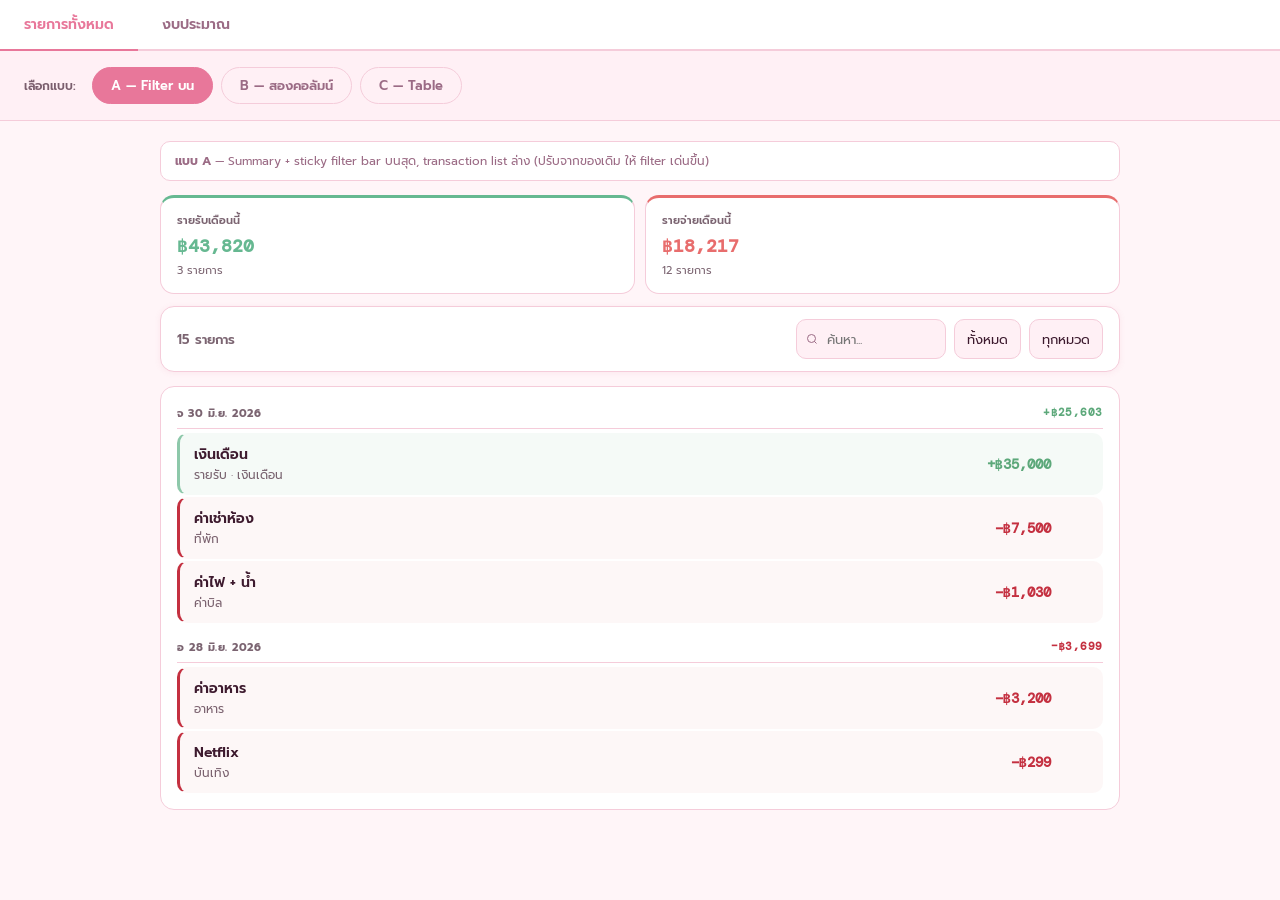
<file: mockup-layouts.html>
<!DOCTYPE html>
<html lang="th">
<head>
<meta charset="UTF-8">
<meta name="viewport" content="width=device-width, initial-scale=1.0">
<title>Layout Mockups — MyFinance</title>
<link href="https://fonts.googleapis.com/css2?family=Prompt:wght@300;400;500;600;700&family=DM+Mono:wght@400;500&display=swap" rel="stylesheet">
<style>
:root {
  --pink-50:#FFF5F8;--pink-100:#FFF0F5;--pink-200:#FFE8F2;--pink-300:#F5CCDA;
  --pink-400:#EAA8BC;--pink-500:#E8779A;--pink-600:#D4547A;
  --plum-50:#FFE4EE;--plum-100:#C08FAA;--plum-200:#9B6B85;--plum-300:#C0A0B0;
  --plum-800:#3D1A2E;
  --green:#66B891;--red:#E86D6D;--yellow:#F0A850;--blue:#7EB3D8;
  --income-fg:#5CA87A;--income-bg:rgba(92,168,122,0.06);--income-dot:#8DC8AA;
  --expense-fg:#C43040;--expense-bg:rgba(196,48,64,0.04);--expense-dot:#C43040;

  --bg:var(--pink-50);--surface:#fff;--surface2:var(--pink-100);--surface3:var(--pink-200);
  --border:var(--pink-300);--border2:var(--pink-400);
  --accent:var(--pink-500);--accent2:var(--pink-600);--accent-glow:rgba(232,119,154,0.12);
  --text:var(--plum-800);--text-secondary:rgba(61,26,46,0.68);
  --muted:var(--plum-200);--muted2:var(--plum-300);
  --shadow:0 4px 18px rgba(200,80,120,0.11);--shadow-sm:0 1px 6px rgba(200,80,120,0.08);
  --radius:14px;--radius-sm:10px;--radius-lg:18px;
  --font-sans:'Prompt',sans-serif;--font-mono:'DM Mono',monospace;
}

*{box-sizing:border-box;margin:0;padding:0;}
body{background:var(--bg);color:var(--text);font-family:var(--font-sans);font-size:14px;min-height:100vh;}

/* ── TABS ── */
.page-tabs{display:flex;gap:0;background:var(--surface);border-bottom:2px solid var(--border);position:sticky;top:0;z-index:100;}
.tab-btn{padding:14px 24px;border:none;background:transparent;font-family:var(--font-sans);font-size:14px;font-weight:600;color:var(--muted);cursor:pointer;border-bottom:2px solid transparent;margin-bottom:-2px;transition:all 0.15s;}
.tab-btn.active{color:var(--accent);border-bottom-color:var(--accent);}

/* ── OPTION SELECTOR ── */
.option-bar{display:flex;gap:8px;padding:16px 24px;background:var(--surface2);border-bottom:1px solid var(--border);}
.opt-btn{padding:8px 18px;border-radius:20px;border:1.5px solid var(--border);background:transparent;font-family:var(--font-sans);font-size:13px;font-weight:600;color:var(--muted);cursor:pointer;transition:all 0.15s;}
.opt-btn.active{background:var(--accent);border-color:var(--accent);color:#fff;}
.opt-label{font-size:12px;font-weight:600;color:var(--text-secondary);display:flex;align-items:center;padding-right:8px;}

/* ── PAGE WRAPPER ── */
.page{display:none;}.page.active{display:block;}
.opt-view{display:none;}.opt-view.active{display:block;}
.preview{padding:20px;max-width:1000px;margin:0 auto;}

/* ── REUSABLE ── */
.card{background:var(--surface);border:1px solid var(--border);border-radius:var(--radius);padding:16px 18px;}
.stat-card{background:var(--surface);border:1px solid var(--border);border-top:3px solid transparent;border-radius:var(--radius);padding:14px 16px;}
.stat-card.income{border-top-color:var(--green);}
.stat-card.expense{border-top-color:var(--red);}
.stat-card.balance{border-top-color:var(--accent);}
.stat-card.saving{border-top-color:var(--yellow);}
.stat-label{font-size:11px;font-weight:600;color:var(--text-secondary);margin-bottom:5px;}
.stat-value{font-family:var(--font-mono);font-size:18px;font-weight:700;}
.stat-sub{font-size:11px;color:var(--text-secondary);margin-top:4px;}
.card-title{font-size:12px;font-weight:700;color:var(--text-secondary);margin-bottom:12px;letter-spacing:0.3px;}
.btn{padding:9px 16px;border-radius:var(--radius-sm);border:none;cursor:pointer;font-family:var(--font-sans);font-size:13px;font-weight:600;display:inline-flex;align-items:center;gap:6px;}
.btn-primary{background:var(--accent);color:#fff;}
.btn-ghost{background:transparent;border:1px solid var(--border);color:var(--text);}
.prog-bar{height:6px;background:var(--border);border-radius:3px;overflow:hidden;margin-top:8px;}
.prog-fill{height:100%;border-radius:3px;}
.badge{display:inline-block;padding:2px 8px;border-radius:20px;font-size:10px;font-weight:700;letter-spacing:0.3px;}
.badge.ok{background:rgba(102,184,145,0.15);color:var(--green);}
.badge.warn{background:rgba(240,168,80,0.15);color:var(--yellow);}
.badge.over{background:rgba(232,109,109,0.15);color:var(--red);}
.tx-item{display:flex;align-items:center;gap:11px;padding:10px 12px 10px 14px;border-radius:var(--radius-sm);border:1px solid transparent;border-left:3px solid transparent;margin-bottom:2px;}
.tx-item.inc{background:var(--income-bg);border-left-color:var(--income-dot);}
.tx-item.exp{background:var(--expense-bg);border-left-color:var(--expense-dot);}
.tx-name{font-size:14px;font-weight:600;}
.tx-cat{font-size:12px;color:var(--text-secondary);margin-top:1px;}
.tx-amount{font-family:var(--font-mono);font-size:14px;font-weight:700;margin-left:auto;}
.tx-date-hdr{font-size:11px;font-weight:700;color:var(--text-secondary);text-transform:uppercase;letter-spacing:0.5px;padding:4px 0 6px;border-bottom:1px solid var(--border);margin-bottom:4px;display:flex;justify-content:space-between;}
.input{width:100%;background:var(--surface2);border:1px solid var(--border);border-radius:var(--radius-sm);color:var(--text);font-family:var(--font-sans);font-size:14px;padding:9px 12px;min-height:44px;}
.select{appearance:none;cursor:pointer;background:var(--surface2);border:1px solid var(--border);border-radius:var(--radius-sm);color:var(--text);font-family:var(--font-sans);font-size:13px;padding:9px 12px;min-height:44px;}

/* SAMPLE DATA colors */
.dot-food{background:#F0A850;}
.dot-housing{background:#7EB3D8;}
.dot-travel{background:#9B6B85;}
.dot-salary{background:#66B891;}
.dot-beauty{background:#E8779A;}
.dot-bill{background:#C084C8;}
.dot-entertain{background:#EC4899;}
</style>
</head>
<body>

<!-- PAGE TABS -->
<div class="page-tabs">
  <button class="tab-btn active" onclick="switchPage('tx')">รายการทั้งหมด</button>
  <button class="tab-btn" onclick="switchPage('budget')">งบประมาณ</button>
</div>

<!-- ═══════════════════════════════════════
     PAGE: TRANSACTIONS
════════════════════════════════════════ -->
<div class="page active" id="page-tx">
  <div class="option-bar">
    <span class="opt-label">เลือกแบบ:</span>
    <button class="opt-btn active" onclick="switchOpt('tx','A')">A — Filter บน</button>
    <button class="opt-btn" onclick="switchOpt('tx','B')">B — สองคอลัมน์</button>
    <button class="opt-btn" onclick="switchOpt('tx','C')">C — Table</button>
  </div>

  <!-- ── TX Option A ── -->
  <div class="opt-view active" id="tx-A">
    <div class="preview">
      <p style="font-size:12px;color:var(--muted);margin-bottom:14px;padding:10px 14px;background:var(--surface);border-radius:var(--radius-sm);border:1px solid var(--border);">
        <b>แบบ A</b> — Summary + sticky filter bar บนสุด, transaction list ล่าง (ปรับจากของเดิม ให้ filter เด่นขึ้น)
      </p>

      <!-- Summary strip -->
      <div style="display:grid;grid-template-columns:1fr 1fr;gap:10px;margin-bottom:12px;">
        <div class="stat-card income">
          <div class="stat-label">รายรับเดือนนี้</div>
          <div class="stat-value" style="color:var(--green);">฿43,820</div>
          <div class="stat-sub">3 รายการ</div>
        </div>
        <div class="stat-card expense">
          <div class="stat-label">รายจ่ายเดือนนี้</div>
          <div class="stat-value" style="color:var(--red);">฿18,217</div>
          <div class="stat-sub">12 รายการ</div>
        </div>
      </div>

      <!-- Filter bar — sticky style -->
      <div style="background:var(--surface);border:1px solid var(--border);border-radius:var(--radius);padding:12px 16px;margin-bottom:14px;display:flex;flex-wrap:wrap;gap:8px;align-items:center;justify-content:space-between;position:sticky;top:52px;z-index:10;box-shadow:var(--shadow-sm);">
        <span style="font-size:13px;font-weight:600;color:var(--text-secondary);">15 รายการ</span>
        <div style="display:flex;gap:8px;flex-wrap:wrap;">
          <div style="position:relative;">
            <svg style="position:absolute;left:10px;top:50%;transform:translateY(-50%);color:var(--muted);" width="12" height="12" viewBox="0 0 24 24" fill="none" stroke="currentColor" stroke-width="2"><circle cx="11" cy="11" r="8"/><path d="m21 21-4.3-4.3"/></svg>
            <input class="input" style="padding-left:30px;width:150px;min-height:40px;font-size:13px;" placeholder="ค้นหา...">
          </div>
          <select class="select" style="min-height:40px;font-size:13px;"><option>ทั้งหมด</option><option>รายรับ</option><option>รายจ่าย</option></select>
          <select class="select" style="min-height:40px;font-size:13px;"><option>ทุกหมวด</option><option>อาหาร</option><option>เดินทาง</option></select>
        </div>
      </div>

      <!-- Transaction list -->
      <div class="card" style="padding:14px 16px;">
        <div class="tx-date-hdr"><span>จ 30 มิ.ย. 2026</span><span style="font-family:var(--font-mono);color:var(--income-fg);">+฿25,603</span></div>
        <div class="tx-item inc">
          <div style="flex:1;"><div class="tx-name">เงินเดือน</div><div class="tx-cat">รายรับ · เงินเดือน</div></div>
          <div class="tx-amount" style="color:var(--income-fg);">+฿35,000</div>
          <div style="width:28px;"></div>
        </div>
        <div class="tx-item exp">
          <div style="flex:1;"><div class="tx-name">ค่าเช่าห้อง</div><div class="tx-cat">ที่พัก</div></div>
          <div class="tx-amount" style="color:var(--expense-fg);">−฿7,500</div>
          <div style="width:28px;"></div>
        </div>
        <div class="tx-item exp">
          <div style="flex:1;"><div class="tx-name">ค่าไฟ + น้ำ</div><div class="tx-cat">ค่าบิล</div></div>
          <div class="tx-amount" style="color:var(--expense-fg);">−฿1,030</div>
          <div style="width:28px;"></div>
        </div>

        <div class="tx-date-hdr" style="margin-top:12px;"><span>อ 28 มิ.ย. 2026</span><span style="font-family:var(--font-mono);color:var(--expense-fg);">−฿3,699</span></div>
        <div class="tx-item exp">
          <div style="flex:1;"><div class="tx-name">ค่าอาหาร</div><div class="tx-cat">อาหาร</div></div>
          <div class="tx-amount" style="color:var(--expense-fg);">−฿3,200</div>
          <div style="width:28px;"></div>
        </div>
        <div class="tx-item exp">
          <div style="flex:1;"><div class="tx-name">Netflix</div><div class="tx-cat">บันเทิง</div></div>
          <div class="tx-amount" style="color:var(--expense-fg);">−฿299</div>
          <div style="width:28px;"></div>
        </div>
      </div>
    </div>
  </div>

  <!-- ── TX Option B ── -->
  <div class="opt-view" id="tx-B">
    <div class="preview">
      <p style="font-size:12px;color:var(--muted);margin-bottom:14px;padding:10px 14px;background:var(--surface);border-radius:var(--radius-sm);border:1px solid var(--border);">
        <b>แบบ B</b> — แผง Filter ซ้าย (desktop) แสดงสรุป + filter พร้อมกัน, List ขวา
      </p>
      <div style="display:grid;grid-template-columns:220px 1fr;gap:16px;">

        <!-- LEFT: filter panel -->
        <div style="display:flex;flex-direction:column;gap:10px;">
          <div class="card" style="padding:14px;">
            <div class="card-title">สรุปเดือนนี้</div>
            <div style="margin-bottom:8px;">
              <div style="font-size:11px;color:var(--text-secondary);margin-bottom:3px;">รายรับ</div>
              <div style="font-family:var(--font-mono);font-size:17px;font-weight:700;color:var(--green);">฿43,820</div>
            </div>
            <div>
              <div style="font-size:11px;color:var(--text-secondary);margin-bottom:3px;">รายจ่าย</div>
              <div style="font-family:var(--font-mono);font-size:17px;font-weight:700;color:var(--red);">฿18,217</div>
            </div>
            <div style="margin-top:10px;padding-top:10px;border-top:1px solid var(--border);">
              <div style="font-size:11px;color:var(--text-secondary);margin-bottom:3px;">คงเหลือ</div>
              <div style="font-family:var(--font-mono);font-size:17px;font-weight:700;color:var(--accent);">฿25,603</div>
            </div>
          </div>

          <div class="card" style="padding:14px;">
            <div class="card-title">กรองรายการ</div>
            <div style="margin-bottom:8px;">
              <div style="font-size:11px;color:var(--text-secondary);margin-bottom:5px;">ค้นหา</div>
              <input class="input" style="min-height:40px;font-size:13px;" placeholder="ชื่อรายการ...">
            </div>
            <div style="margin-bottom:8px;">
              <div style="font-size:11px;color:var(--text-secondary);margin-bottom:5px;">ประเภท</div>
              <select class="select" style="width:100%;min-height:40px;font-size:13px;"><option>ทั้งหมด</option><option>รายรับ</option><option>รายจ่าย</option></select>
            </div>
            <div>
              <div style="font-size:11px;color:var(--text-secondary);margin-bottom:5px;">หมวดหมู่</div>
              <select class="select" style="width:100%;min-height:40px;font-size:13px;"><option>ทุกหมวด</option><option>อาหาร</option><option>เดินทาง</option></select>
            </div>
          </div>
        </div>

        <!-- RIGHT: transaction list -->
        <div>
          <div style="font-size:13px;font-weight:600;color:var(--text-secondary);margin-bottom:10px;">15 รายการ</div>
          <div class="card" style="padding:14px 16px;">
            <div class="tx-date-hdr"><span>จ 30 มิ.ย. 2026</span><span style="font-family:var(--font-mono);color:var(--income-fg);">+฿25,603</span></div>
            <div class="tx-item inc"><div style="flex:1;"><div class="tx-name">เงินเดือน</div><div class="tx-cat">รายรับ</div></div><div class="tx-amount" style="color:var(--income-fg);">+฿35,000</div></div>
            <div class="tx-item exp"><div style="flex:1;"><div class="tx-name">ค่าเช่าห้อง</div><div class="tx-cat">ที่พัก</div></div><div class="tx-amount" style="color:var(--expense-fg);">−฿7,500</div></div>
            <div class="tx-item exp"><div style="flex:1;"><div class="tx-name">ค่าไฟ + น้ำ</div><div class="tx-cat">ค่าบิล</div></div><div class="tx-amount" style="color:var(--expense-fg);">−฿1,030</div></div>
            <div class="tx-item exp"><div style="flex:1;"><div class="tx-name">Internet</div><div class="tx-cat">ค่าบิล</div></div><div class="tx-amount" style="color:var(--expense-fg);">−฿599</div></div>
            <div class="tx-date-hdr" style="margin-top:12px;"><span>อ 28 มิ.ย. 2026</span><span style="font-family:var(--font-mono);color:var(--expense-fg);">−฿3,699</span></div>
            <div class="tx-item exp"><div style="flex:1;"><div class="tx-name">ค่าอาหาร</div><div class="tx-cat">อาหาร</div></div><div class="tx-amount" style="color:var(--expense-fg);">−฿3,200</div></div>
            <div class="tx-item exp"><div style="flex:1;"><div class="tx-name">Netflix</div><div class="tx-cat">บันเทิง</div></div><div class="tx-amount" style="color:var(--expense-fg);">−฿299</div></div>
          </div>
        </div>
      </div>
    </div>
  </div>

  <!-- ── TX Option C ── -->
  <div class="opt-view" id="tx-C">
    <div class="preview">
      <p style="font-size:12px;color:var(--muted);margin-bottom:14px;padding:10px 14px;background:var(--surface);border-radius:var(--radius-sm);border:1px solid var(--border);">
        <b>แบบ C</b> — Table view compact เห็นข้อมูลได้มากในหน้าเดียว เหมาะถ้ามีรายการเยอะ
      </p>
      <div style="display:grid;grid-template-columns:1fr 1fr;gap:10px;margin-bottom:12px;">
        <div class="stat-card income"><div class="stat-label">รายรับ</div><div class="stat-value" style="color:var(--green);">฿43,820</div></div>
        <div class="stat-card expense"><div class="stat-label">รายจ่าย</div><div class="stat-value" style="color:var(--red);">฿18,217</div></div>
      </div>

      <!-- Filter -->
      <div style="background:var(--surface);border:1px solid var(--border);border-radius:var(--radius);padding:10px 14px;margin-bottom:12px;display:flex;flex-wrap:wrap;gap:8px;align-items:center;justify-content:space-between;">
        <span style="font-size:13px;font-weight:600;color:var(--text-secondary);">15 รายการ</span>
        <div style="display:flex;gap:8px;">
          <input class="input" style="width:140px;min-height:38px;font-size:13px;padding:6px 10px;" placeholder="ค้นหา...">
          <select class="select" style="min-height:38px;font-size:13px;"><option>ทั้งหมด</option></select>
          <select class="select" style="min-height:38px;font-size:13px;"><option>ทุกหมวด</option></select>
        </div>
      </div>

      <!-- Table -->
      <div class="card" style="padding:0;overflow:hidden;">
        <table style="width:100%;border-collapse:collapse;font-size:13px;">
          <thead>
            <tr style="background:var(--surface2);border-bottom:2px solid var(--border);">
              <th style="padding:10px 14px;text-align:left;font-size:11px;font-weight:700;color:var(--text-secondary);letter-spacing:0.5px;">วันที่</th>
              <th style="padding:10px 14px;text-align:left;font-size:11px;font-weight:700;color:var(--text-secondary);letter-spacing:0.5px;">รายละเอียด</th>
              <th style="padding:10px 14px;text-align:left;font-size:11px;font-weight:700;color:var(--text-secondary);letter-spacing:0.5px;">หมวดหมู่</th>
              <th style="padding:10px 14px;text-align:right;font-size:11px;font-weight:700;color:var(--text-secondary);letter-spacing:0.5px;">จำนวน</th>
            </tr>
          </thead>
          <tbody>
            <tr style="border-bottom:1px solid var(--border);">
              <td style="padding:11px 14px;color:var(--text-secondary);font-size:12px;">30/06</td>
              <td style="padding:11px 14px;font-weight:600;">เงินเดือน</td>
              <td style="padding:11px 14px;"><span style="display:inline-flex;align-items:center;gap:5px;"><span style="width:7px;height:7px;border-radius:50%;background:var(--green);flex-shrink:0;"></span>รายรับ</span></td>
              <td style="padding:11px 14px;text-align:right;font-family:var(--font-mono);font-weight:700;color:var(--income-fg);">+฿35,000</td>
            </tr>
            <tr style="border-bottom:1px solid var(--border);">
              <td style="padding:11px 14px;color:var(--text-secondary);font-size:12px;">30/06</td>
              <td style="padding:11px 14px;font-weight:600;">ค่าเช่าห้อง</td>
              <td style="padding:11px 14px;"><span style="display:inline-flex;align-items:center;gap:5px;"><span style="width:7px;height:7px;border-radius:50%;background:#7EB3D8;flex-shrink:0;"></span>ที่พัก</span></td>
              <td style="padding:11px 14px;text-align:right;font-family:var(--font-mono);font-weight:700;color:var(--expense-fg);">−฿7,500</td>
            </tr>
            <tr style="border-bottom:1px solid var(--border);">
              <td style="padding:11px 14px;color:var(--text-secondary);font-size:12px;">30/06</td>
              <td style="padding:11px 14px;font-weight:600;">ค่าไฟ + น้ำ</td>
              <td style="padding:11px 14px;"><span style="display:inline-flex;align-items:center;gap:5px;"><span style="width:7px;height:7px;border-radius:50%;background:#C084C8;flex-shrink:0;"></span>ค่าบิล</span></td>
              <td style="padding:11px 14px;text-align:right;font-family:var(--font-mono);font-weight:700;color:var(--expense-fg);">−฿1,030</td>
            </tr>
            <tr style="border-bottom:1px solid var(--border);">
              <td style="padding:11px 14px;color:var(--text-secondary);font-size:12px;">28/06</td>
              <td style="padding:11px 14px;font-weight:600;">ค่าอาหาร</td>
              <td style="padding:11px 14px;"><span style="display:inline-flex;align-items:center;gap:5px;"><span style="width:7px;height:7px;border-radius:50%;background:#F0A850;flex-shrink:0;"></span>อาหาร</span></td>
              <td style="padding:11px 14px;text-align:right;font-family:var(--font-mono);font-weight:700;color:var(--expense-fg);">−฿3,200</td>
            </tr>
            <tr style="border-bottom:1px solid var(--border);">
              <td style="padding:11px 14px;color:var(--text-secondary);font-size:12px;">28/06</td>
              <td style="padding:11px 14px;font-weight:600;">Netflix</td>
              <td style="padding:11px 14px;"><span style="display:inline-flex;align-items:center;gap:5px;"><span style="width:7px;height:7px;border-radius:50%;background:#EC4899;flex-shrink:0;"></span>บันเทิง</span></td>
              <td style="padding:11px 14px;text-align:right;font-family:var(--font-mono);font-weight:700;color:var(--expense-fg);">−฿299</td>
            </tr>
            <tr>
              <td style="padding:11px 14px;color:var(--text-secondary);font-size:12px;">25/06</td>
              <td style="padding:11px 14px;font-weight:600;">งาน Freelance</td>
              <td style="padding:11px 14px;"><span style="display:inline-flex;align-items:center;gap:5px;"><span style="width:7px;height:7px;border-radius:50%;background:#7EB3D8;flex-shrink:0;"></span>รายรับ</span></td>
              <td style="padding:11px 14px;text-align:right;font-family:var(--font-mono);font-weight:700;color:var(--income-fg);">+฿8,500</td>
            </tr>
          </tbody>
        </table>
      </div>
    </div>
  </div>
</div>

<!-- ═══════════════════════════════════════
     PAGE: BUDGET
════════════════════════════════════════ -->
<div class="page" id="page-budget">
  <div class="option-bar">
    <span class="opt-label">เลือกแบบ:</span>
    <button class="opt-btn active" onclick="switchOpt('budget','A')">A — List ปรับปรุง</button>
    <button class="opt-btn" onclick="switchOpt('budget','B')">B — Grid 2 คอลัมน์</button>
    <button class="opt-btn" onclick="switchOpt('budget','C')">C — List + Donut</button>
  </div>

  <!-- ── Budget Option A ── -->
  <div class="opt-view active" id="budget-A">
    <div class="preview">
      <p style="font-size:12px;color:var(--muted);margin-bottom:14px;padding:10px 14px;background:var(--surface);border-radius:var(--radius-sm);border:1px solid var(--border);">
        <b>แบบ A</b> — List แนวตั้งปรับปรุง: bar สีใหญ่ขึ้น ยอด spent/budget เด่น มี badge สถานะ
      </p>

      <!-- Overview 3 cards -->
      <div style="display:grid;grid-template-columns:1fr 1fr 1fr;gap:10px;margin-bottom:16px;">
        <div class="stat-card balance"><div class="stat-label">งบรวม/เดือน</div><div class="stat-value" style="color:var(--accent);">฿23,000</div><div class="stat-sub">ที่ตั้งไว้</div></div>
        <div class="stat-card expense"><div class="stat-label">ใช้ไปแล้ว</div><div class="stat-value" style="color:var(--text);">฿18,217</div><div class="stat-sub">79% ของงบ</div></div>
        <div class="stat-card saving"><div class="stat-label">คงเหลือ</div><div class="stat-value" style="color:var(--green);">฿4,783</div><div class="stat-sub">จากงบที่ตั้ง</div></div>
      </div>

      <!-- Budget cards -->
      <div style="display:flex;flex-direction:column;gap:10px;">
        <!-- อาหาร — ดี -->
        <div class="card" style="padding:14px 18px;">
          <div style="display:flex;align-items:stretch;gap:14px;">
            <div style="width:6px;border-radius:4px;background:#F0A850;flex-shrink:0;"></div>
            <div style="flex:1;">
              <div style="display:flex;align-items:center;justify-content:space-between;margin-bottom:6px;">
                <div style="display:flex;align-items:center;gap:8px;">
                  <span style="font-weight:700;font-size:14px;">อาหาร</span>
                  <span class="badge ok">ดี</span>
                </div>
                <div style="text-align:right;">
                  <div style="font-family:var(--font-mono);font-size:18px;font-weight:700;">฿1,200</div>
                  <div style="font-size:11px;color:var(--text-secondary);">งบ ฿3,000 · เหลือ ฿1,800</div>
                </div>
              </div>
              <div class="prog-bar"><div class="prog-fill" style="width:40%;background:#F0A850;"></div></div>
              <div style="display:flex;justify-content:space-between;font-size:11px;color:var(--text-secondary);margin-top:4px;"><span>40%</span><span>฿3,000</span></div>
            </div>
          </div>
        </div>
        <!-- ที่พัก — ระวัง -->
        <div class="card" style="padding:14px 18px;">
          <div style="display:flex;align-items:stretch;gap:14px;">
            <div style="width:6px;border-radius:4px;background:#7EB3D8;flex-shrink:0;"></div>
            <div style="flex:1;">
              <div style="display:flex;align-items:center;justify-content:space-between;margin-bottom:6px;">
                <div style="display:flex;align-items:center;gap:8px;">
                  <span style="font-weight:700;font-size:14px;">ที่พัก</span>
                  <span class="badge warn">ระวัง</span>
                </div>
                <div style="text-align:right;">
                  <div style="font-family:var(--font-mono);font-size:18px;font-weight:700;">฿7,500</div>
                  <div style="font-size:11px;color:var(--text-secondary);">งบ ฿8,000 · เหลือ ฿500</div>
                </div>
              </div>
              <div class="prog-bar"><div class="prog-fill" style="width:94%;background:var(--yellow);"></div></div>
              <div style="display:flex;justify-content:space-between;font-size:11px;color:var(--yellow);margin-top:4px;"><span>94%</span><span>฿8,000</span></div>
            </div>
          </div>
        </div>
        <!-- เดินทาง — เกิน -->
        <div class="card" style="padding:14px 18px;border-color:rgba(232,109,109,0.3);">
          <div style="display:flex;align-items:stretch;gap:14px;">
            <div style="width:6px;border-radius:4px;background:#9B6B85;flex-shrink:0;"></div>
            <div style="flex:1;">
              <div style="display:flex;align-items:center;justify-content:space-between;margin-bottom:6px;">
                <div style="display:flex;align-items:center;gap:8px;">
                  <span style="font-weight:700;font-size:14px;">เดินทาง</span>
                  <span class="badge over">เกิน</span>
                </div>
                <div style="text-align:right;">
                  <div style="font-family:var(--font-mono);font-size:18px;font-weight:700;color:var(--red);">฿2,540</div>
                  <div style="font-size:11px;color:var(--red);">เกิน ฿540 จากงบ ฿2,000</div>
                </div>
              </div>
              <div class="prog-bar"><div class="prog-fill" style="width:100%;background:var(--red);"></div></div>
              <div style="display:flex;justify-content:space-between;font-size:11px;color:var(--red);margin-top:4px;"><span>127%</span><span>฿2,000</span></div>
            </div>
          </div>
        </div>
      </div>
    </div>
  </div>

  <!-- ── Budget Option B ── -->
  <div class="opt-view" id="budget-B">
    <div class="preview">
      <p style="font-size:12px;color:var(--muted);margin-bottom:14px;padding:10px 14px;background:var(--surface);border-radius:var(--radius-sm);border:1px solid var(--border);">
        <b>แบบ B</b> — Grid 2 คอลัมน์ เห็นได้มากขึ้นในครั้งเดียว เหมาะถ้ามีหลายหมวด
      </p>

      <div style="display:grid;grid-template-columns:1fr 1fr 1fr;gap:10px;margin-bottom:16px;">
        <div class="stat-card balance"><div class="stat-label">งบรวม/เดือน</div><div class="stat-value" style="color:var(--accent);">฿23,000</div></div>
        <div class="stat-card expense"><div class="stat-label">ใช้ไปแล้ว</div><div class="stat-value">฿18,217</div><div class="stat-sub">79%</div></div>
        <div class="stat-card saving"><div class="stat-label">คงเหลือ</div><div class="stat-value" style="color:var(--green);">฿4,783</div></div>
      </div>

      <div style="display:grid;grid-template-columns:1fr 1fr;gap:12px;">
        <!-- Card 1 -->
        <div class="card" style="border-top:3px solid #F0A850;padding:14px 16px;">
          <div style="display:flex;justify-content:space-between;align-items:flex-start;margin-bottom:10px;">
            <div>
              <div style="font-weight:700;font-size:14px;margin-bottom:3px;">อาหาร</div>
              <span class="badge ok">ดี</span>
            </div>
            <div style="text-align:right;">
              <div style="font-family:var(--font-mono);font-size:20px;font-weight:700;">฿1,200</div>
              <div style="font-size:11px;color:var(--text-secondary);">งบ ฿3,000</div>
            </div>
          </div>
          <div class="prog-bar" style="height:8px;"><div class="prog-fill" style="width:40%;background:#F0A850;"></div></div>
          <div style="display:flex;justify-content:space-between;font-size:11px;color:var(--text-secondary);margin-top:4px;"><span>40%</span><span>เหลือ ฿1,800</span></div>
        </div>
        <!-- Card 2 -->
        <div class="card" style="border-top:3px solid #7EB3D8;padding:14px 16px;">
          <div style="display:flex;justify-content:space-between;align-items:flex-start;margin-bottom:10px;">
            <div>
              <div style="font-weight:700;font-size:14px;margin-bottom:3px;">ที่พัก</div>
              <span class="badge warn">ระวัง</span>
            </div>
            <div style="text-align:right;">
              <div style="font-family:var(--font-mono);font-size:20px;font-weight:700;">฿7,500</div>
              <div style="font-size:11px;color:var(--text-secondary);">งบ ฿8,000</div>
            </div>
          </div>
          <div class="prog-bar" style="height:8px;"><div class="prog-fill" style="width:94%;background:var(--yellow);"></div></div>
          <div style="display:flex;justify-content:space-between;font-size:11px;color:var(--yellow);margin-top:4px;"><span>94%</span><span>เหลือ ฿500</span></div>
        </div>
        <!-- Card 3 -->
        <div class="card" style="border-top:3px solid #9B6B85;border-color:rgba(232,109,109,0.3);padding:14px 16px;">
          <div style="display:flex;justify-content:space-between;align-items:flex-start;margin-bottom:10px;">
            <div>
              <div style="font-weight:700;font-size:14px;margin-bottom:3px;">เดินทาง</div>
              <span class="badge over">เกิน</span>
            </div>
            <div style="text-align:right;">
              <div style="font-family:var(--font-mono);font-size:20px;font-weight:700;color:var(--red);">฿2,540</div>
              <div style="font-size:11px;color:var(--red);">เกิน ฿540</div>
            </div>
          </div>
          <div class="prog-bar" style="height:8px;"><div class="prog-fill" style="width:100%;background:var(--red);"></div></div>
          <div style="display:flex;justify-content:space-between;font-size:11px;color:var(--red);margin-top:4px;"><span>127%</span><span>งบ ฿2,000</span></div>
        </div>
        <!-- Card 4 -->
        <div class="card" style="border-top:3px solid #E8779A;padding:14px 16px;">
          <div style="display:flex;justify-content:space-between;align-items:flex-start;margin-bottom:10px;">
            <div>
              <div style="font-weight:700;font-size:14px;margin-bottom:3px;">ความสวยงาม</div>
              <span class="badge ok">ดี</span>
            </div>
            <div style="text-align:right;">
              <div style="font-family:var(--font-mono);font-size:20px;font-weight:700;">฿1,850</div>
              <div style="font-size:11px;color:var(--text-secondary);">งบ ฿3,000</div>
            </div>
          </div>
          <div class="prog-bar" style="height:8px;"><div class="prog-fill" style="width:62%;background:#E8779A;"></div></div>
          <div style="display:flex;justify-content:space-between;font-size:11px;color:var(--text-secondary);margin-top:4px;"><span>62%</span><span>เหลือ ฿1,150</span></div>
        </div>
      </div>
    </div>
  </div>

  <!-- ── Budget Option C ── -->
  <div class="opt-view" id="budget-C">
    <div class="preview">
      <p style="font-size:12px;color:var(--muted);margin-bottom:14px;padding:10px 14px;background:var(--surface);border-radius:var(--radius-sm);border:1px solid var(--border);">
        <b>แบบ C</b> — List ซ้าย + Donut สัดส่วนงบขวา เห็น big picture + detail พร้อมกัน
      </p>

      <div style="display:grid;grid-template-columns:1fr 1fr 1fr;gap:10px;margin-bottom:16px;">
        <div class="stat-card balance"><div class="stat-label">งบรวม/เดือน</div><div class="stat-value" style="color:var(--accent);">฿23,000</div></div>
        <div class="stat-card expense"><div class="stat-label">ใช้ไปแล้ว</div><div class="stat-value">฿18,217</div><div class="stat-sub">79%</div></div>
        <div class="stat-card saving"><div class="stat-label">คงเหลือ</div><div class="stat-value" style="color:var(--green);">฿4,783</div></div>
      </div>

      <div style="display:grid;grid-template-columns:1fr 240px;gap:16px;">
        <!-- List -->
        <div style="display:flex;flex-direction:column;gap:8px;">
          <div class="card" style="padding:12px 16px;">
            <div style="display:flex;align-items:center;gap:10px;margin-bottom:8px;">
              <div style="width:5px;height:100%;border-radius:4px;background:#F0A850;align-self:stretch;min-height:36px;flex-shrink:0;"></div>
              <div style="flex:1;"><div style="font-weight:700;font-size:13px;">อาหาร</div></div>
              <span class="badge ok">ดี</span>
              <div style="font-family:var(--font-mono);font-size:15px;font-weight:700;min-width:70px;text-align:right;">฿1,200<span style="font-size:11px;font-weight:400;color:var(--text-secondary);">/3,000</span></div>
            </div>
            <div class="prog-bar"><div class="prog-fill" style="width:40%;background:#F0A850;"></div></div>
          </div>
          <div class="card" style="padding:12px 16px;">
            <div style="display:flex;align-items:center;gap:10px;margin-bottom:8px;">
              <div style="width:5px;height:100%;border-radius:4px;background:#7EB3D8;align-self:stretch;min-height:36px;flex-shrink:0;"></div>
              <div style="flex:1;"><div style="font-weight:700;font-size:13px;">ที่พัก</div></div>
              <span class="badge warn">ระวัง</span>
              <div style="font-family:var(--font-mono);font-size:15px;font-weight:700;min-width:70px;text-align:right;">฿7,500<span style="font-size:11px;font-weight:400;color:var(--yellow);">/8,000</span></div>
            </div>
            <div class="prog-bar"><div class="prog-fill" style="width:94%;background:var(--yellow);"></div></div>
          </div>
          <div class="card" style="padding:12px 16px;border-color:rgba(232,109,109,0.3);">
            <div style="display:flex;align-items:center;gap:10px;margin-bottom:8px;">
              <div style="width:5px;height:100%;border-radius:4px;background:#9B6B85;align-self:stretch;min-height:36px;flex-shrink:0;"></div>
              <div style="flex:1;"><div style="font-weight:700;font-size:13px;">เดินทาง</div></div>
              <span class="badge over">เกิน</span>
              <div style="font-family:var(--font-mono);font-size:15px;font-weight:700;min-width:70px;text-align:right;color:var(--red);">฿2,540<span style="font-size:11px;font-weight:400;color:var(--red);">/2,000</span></div>
            </div>
            <div class="prog-bar"><div class="prog-fill" style="width:100%;background:var(--red);"></div></div>
          </div>
          <div class="card" style="padding:12px 16px;">
            <div style="display:flex;align-items:center;gap:10px;margin-bottom:8px;">
              <div style="width:5px;height:100%;border-radius:4px;background:#E8779A;align-self:stretch;min-height:36px;flex-shrink:0;"></div>
              <div style="flex:1;"><div style="font-weight:700;font-size:13px;">ความสวยงาม</div></div>
              <span class="badge ok">ดี</span>
              <div style="font-family:var(--font-mono);font-size:15px;font-weight:700;min-width:70px;text-align:right;">฿1,850<span style="font-size:11px;font-weight:400;color:var(--text-secondary);">/3,000</span></div>
            </div>
            <div class="prog-bar"><div class="prog-fill" style="width:62%;background:#E8779A;"></div></div>
          </div>
        </div>

        <!-- Donut summary -->
        <div class="card" style="display:flex;flex-direction:column;align-items:center;padding:18px;">
          <div class="card-title" style="align-self:flex-start;">สัดส่วนงบ</div>
          <svg viewBox="0 0 140 140" width="130" height="130" style="transform:rotate(-90deg);margin:8px 0;">
            <circle cx="70" cy="70" r="52" fill="none" stroke="var(--border)" stroke-width="18"/>
            <!-- อาหาร 40% -->
            <circle cx="70" cy="70" r="52" fill="none" stroke="#F0A850" stroke-width="18" stroke-dasharray="82 244" stroke-dashoffset="0"/>
            <!-- ที่พัก 94% relative -->
            <circle cx="70" cy="70" r="52" fill="none" stroke="#7EB3D8" stroke-width="18" stroke-dasharray="192 244" stroke-dashoffset="-84"/>
            <!-- เดินทาง -->
            <circle cx="70" cy="70" r="52" fill="none" stroke="#9B6B85" stroke-width="18" stroke-dasharray="52 244" stroke-dashoffset="-278"/>
            <!-- beauty -->
            <circle cx="70" cy="70" r="52" fill="none" stroke="#E8779A" stroke-width="18" stroke-dasharray="37 244" stroke-dashoffset="-330"/>
          </svg>
          <div style="display:flex;flex-direction:column;gap:6px;align-self:stretch;margin-top:4px;">
            <div style="display:flex;align-items:center;gap:6px;font-size:12px;"><div style="width:8px;height:8px;border-radius:2px;background:#F0A850;flex-shrink:0;"></div><span style="flex:1;">อาหาร</span><span style="font-family:var(--font-mono);font-weight:600;">40%</span></div>
            <div style="display:flex;align-items:center;gap:6px;font-size:12px;"><div style="width:8px;height:8px;border-radius:2px;background:#7EB3D8;flex-shrink:0;"></div><span style="flex:1;">ที่พัก</span><span style="font-family:var(--font-mono);font-weight:600;">94%</span></div>
            <div style="display:flex;align-items:center;gap:6px;font-size:12px;"><div style="width:8px;height:8px;border-radius:2px;background:#9B6B85;flex-shrink:0;"></div><span style="flex:1;">เดินทาง</span><span style="font-family:var(--font-mono);font-weight:600;color:var(--red);">127%</span></div>
            <div style="display:flex;align-items:center;gap:6px;font-size:12px;"><div style="width:8px;height:8px;border-radius:2px;background:#E8779A;flex-shrink:0;"></div><span style="flex:1;">สวยงาม</span><span style="font-family:var(--font-mono);font-weight:600;">62%</span></div>
          </div>
        </div>
      </div>
    </div>
  </div>
</div>

<script>
function switchPage(p){
  document.querySelectorAll('.page').forEach(x=>x.classList.remove('active'));
  document.querySelectorAll('.tab-btn').forEach(x=>x.classList.remove('active'));
  document.getElementById('page-'+p).classList.add('active');
  event.currentTarget.classList.add('active');
}
function switchOpt(page,opt){
  document.querySelectorAll('#page-'+page+' .opt-view').forEach(x=>x.classList.remove('active'));
  document.querySelectorAll('#page-'+page+' .opt-btn').forEach(x=>x.classList.remove('active'));
  document.getElementById(page+'-'+opt).classList.add('active');
  event.currentTarget.classList.add('active');
}
</script>
</body>
</html>
</file>
<file: tokens.css>
/* ═══════════════════════════════════════════════════════════
   MyFinance Design Tokens — Pink Cat Theme
   Three-layer: Primitive → Semantic → Component
   ═══════════════════════════════════════════════════════════ */

/* ─────────────────────────────────────────────────────────
   LAYER 1: PRIMITIVES  (raw values — change rarely)
   ───────────────────────────────────────────────────────── */
:root {
  /* Pink scale */
  --pink-50:  #FFF5F8;
  --pink-100: #FFF0F5;
  --pink-200: #FFE8F2;
  --pink-300: #F5CCDA;
  --pink-400: #EAA8BC;
  --pink-500: #E8779A;
  --pink-600: #D4547A;
  --pink-500-a12: rgba(232,119,154,0.12);

  /* Wine / plum (dark mode + text) */
  --plum-50:  #FFE4EE;
  --plum-100: #C08FAA;
  --plum-200: #9B6B85;
  --plum-300: #C0A0B0;
  --plum-800: #3D1A2E;
  --plum-850: #3D2033;
  --plum-900: #321929;
  --plum-925: #271220;
  --plum-950: #1C0D18;
  --plum-border-800: #4A2840;
  --plum-border-700: #63364F;

  /* Dark-mode pink accents */
  --pink-dark-400: #F4A7B9;
  --pink-dark-500: #E87EA0;
  --pink-dark-a14: rgba(244,167,185,0.14);

  /* Status palette */
  --green-400: #66B891;  --green-300: #7DCCA0;
  --red-400:   #E86D6D;  --red-300:   #F28585;
  --yellow-400:#F0A850;  --yellow-300:#F5C476;
  --blue-400:  #7EB3D8;  --blue-300:  #93C5E8;

  /* Spacing (4px base grid) */
  --space-1: 4px;   --space-2: 8px;   --space-3: 10px;
  --space-4: 12px;  --space-5: 14px;  --space-6: 16px;
  --space-7: 18px;  --space-8: 22px;  --space-9: 24px;

  /* Border radius */
  --prim-radius-sm: 10px;
  --prim-radius-md: 14px;
  --prim-radius-lg: 18px;

  /* Typography */
  --font-sans: 'Prompt', 'Noto Emoji', sans-serif;
  --font-mono: 'DM Mono', 'Noto Emoji', monospace;

  /* Duration */
  --dur-fast:   0.15s;
  --dur-normal: 0.25s;
  --dur-slow:   0.30s;
}

/* ─────────────────────────────────────────────────────────
   LAYER 2: SEMANTIC  (purpose aliases — change for theming)
   Light mode = default
   ───────────────────────────────────────────────────────── */
:root {
  /* Backgrounds */
  --bg:       var(--pink-50);
  --surface:  #FFFFFF;
  --surface2: var(--pink-100);
  --surface3: var(--pink-200);

  /* Borders */
  --border:  var(--pink-300);
  --border2: var(--pink-400);

  /* Brand */
  --accent:      var(--pink-500);
  --accent2:     var(--pink-600);
  --accent-glow: var(--pink-500-a12);

  /* Status */
  --green:  var(--green-400);
  --red:    var(--red-400);
  --yellow: var(--yellow-400);
  --blue:   var(--blue-400);

  /* Income / Expense semantic colors */
  --income-fg:   #5CA87A;
  --income-dot:  #8DC8AA;
  --income-bg:   rgba(92,168,122,0.06);
  --expense-fg:  #C43040;
  --expense-dot: #C43040;
  --expense-bg:  rgba(196,48,64,0.04);

  /* Text hierarchy */
  --text:            var(--plum-800);
  --text-secondary:  rgba(61,26,46,0.68);
  --muted:           var(--plum-200);
  --muted2:          var(--plum-300);

  /* Shadows (pink-tinted) */
  --shadow-sm: 0 1px 6px rgba(200,80,120,0.08);
  --shadow:    0 4px 18px rgba(200,80,120,0.11);
  --shadow-lg: 0 14px 44px rgba(200,80,120,0.16);

  /* Radius aliases */
  --radius-sm: var(--prim-radius-sm);
  --radius:    var(--prim-radius-md);
  --radius-lg: var(--prim-radius-lg);

  /* Layout */
  --sb-width: 224px;
}

/* Dark mode — override semantic layer only */
body.dark {
  --bg:       var(--plum-950);
  --surface:  var(--plum-925);
  --surface2: var(--plum-900);
  --surface3: var(--plum-850);
  --border:   var(--plum-border-800);
  --border2:  var(--plum-border-700);
  --accent:      var(--pink-dark-400);
  --accent2:     var(--pink-dark-500);
  --accent-glow: var(--pink-dark-a14);
  --green:  var(--green-300);
  --red:    var(--red-300);
  --yellow: var(--yellow-300);
  --blue:   var(--blue-300);
  --text:            var(--plum-50);
  --text-secondary:  rgba(255,228,238,0.72);
  --muted:           var(--plum-100);
  --muted2:          #7A5070;
  --income-fg:   #8DC8AA;
  --income-dot:  #8DC8AA;
  --income-bg:   rgba(141,200,170,0.07);
  --expense-fg:  #E05060;
  --expense-dot: #E05060;
  --expense-bg:  rgba(224,80,96,0.06);
  --shadow-sm: 0 1px 6px rgba(0,0,0,0.45);
  --shadow:    0 4px 18px rgba(0,0,0,0.55);
  --shadow-lg: 0 14px 44px rgba(0,0,0,0.7);
}

/* ─────────────────────────────────────────────────────────
   LAYER 3: COMPONENT TOKENS  (per-component customization)
   ───────────────────────────────────────────────────────── */
:root {
  /* ── Card ── */
  --card-bg:           var(--surface);
  --card-border:       var(--border);
  --card-radius:       var(--radius);
  --card-padding-x:    var(--space-7);
  --card-padding-y:    var(--space-6);
  --card-shadow-hover: var(--shadow);

  /* ── Button: Primary ── */
  --btn-primary-bg:       var(--accent);
  --btn-primary-fg:       #fff;
  --btn-primary-bg-hover: var(--accent2);
  --btn-primary-shadow:   0 4px 14px rgba(232,119,154,0.45);
  --btn-radius:           var(--radius-sm);

  /* ── Button: Ghost ── */
  --btn-ghost-border:       var(--border);
  --btn-ghost-fg:           var(--text);
  --btn-ghost-border-hover: var(--accent);
  --btn-ghost-fg-hover:     var(--accent);

  /* ── Input ── */
  --input-bg:           var(--surface2);
  --input-border:       var(--border);
  --input-border-focus: var(--accent);
  --input-ring-focus:   rgba(232,119,154,0.14);
  --input-radius:       var(--radius-sm);
  --input-padding:      9px 12px;

  /* ── Sidebar / Nav ── */
  --sidebar-bg:      var(--surface);
  --sidebar-border:  var(--border);
  --sidebar-width:   var(--sb-width);
  --nav-active-bg:   var(--accent-glow);
  --nav-active-fg:   var(--accent);
  --nav-hover-bg:    rgba(232,119,154,0.07);

  /* ── Stat Card ── */
  --stat-bg:      var(--surface);
  --stat-border:  var(--border);
  --stat-radius:  var(--radius);
  --stat-income:  var(--green);
  --stat-expense: var(--red);
  --stat-balance: var(--accent);
  --stat-saving:  var(--yellow);

  /* ── Progress Bar ── */
  --progress-track:   var(--border);
  --progress-fill:    var(--accent);
  --progress-fill-gradient: linear-gradient(90deg, var(--accent), var(--accent2));
  --progress-height:  5px;
  --progress-radius:  3px;

  /* ── Toast ── */
  --toast-bg:     var(--surface);
  --toast-border: var(--border);
  --toast-radius: var(--radius-sm);
  --toast-shadow: var(--shadow-lg);
  --toast-ok:     var(--green);
  --toast-err:    var(--red);
  --toast-inf:    var(--accent);

  /* ── Modal ── */
  --modal-bg:       var(--surface);
  --modal-border:   var(--border);
  --modal-radius:   var(--radius-lg);
  --modal-shadow:   var(--shadow-lg);
  --modal-backdrop: rgba(61,26,46,0.6);

  /* ── Donut Chart ── */
  --donut-track: var(--border);
  --donut-stroke-width: 18px;

  /* ── Bottom Nav (mobile) ── */
  --bnav-bg:     var(--surface);
  --bnav-border: var(--border);
  --bnav-active: var(--accent);
  --bnav-muted:  var(--muted);
  --bnav-fab-bg: linear-gradient(135deg, var(--accent), var(--accent2));
  --bnav-fab-shadow: 0 4px 14px rgba(232,119,154,0.55);
}
</file>
